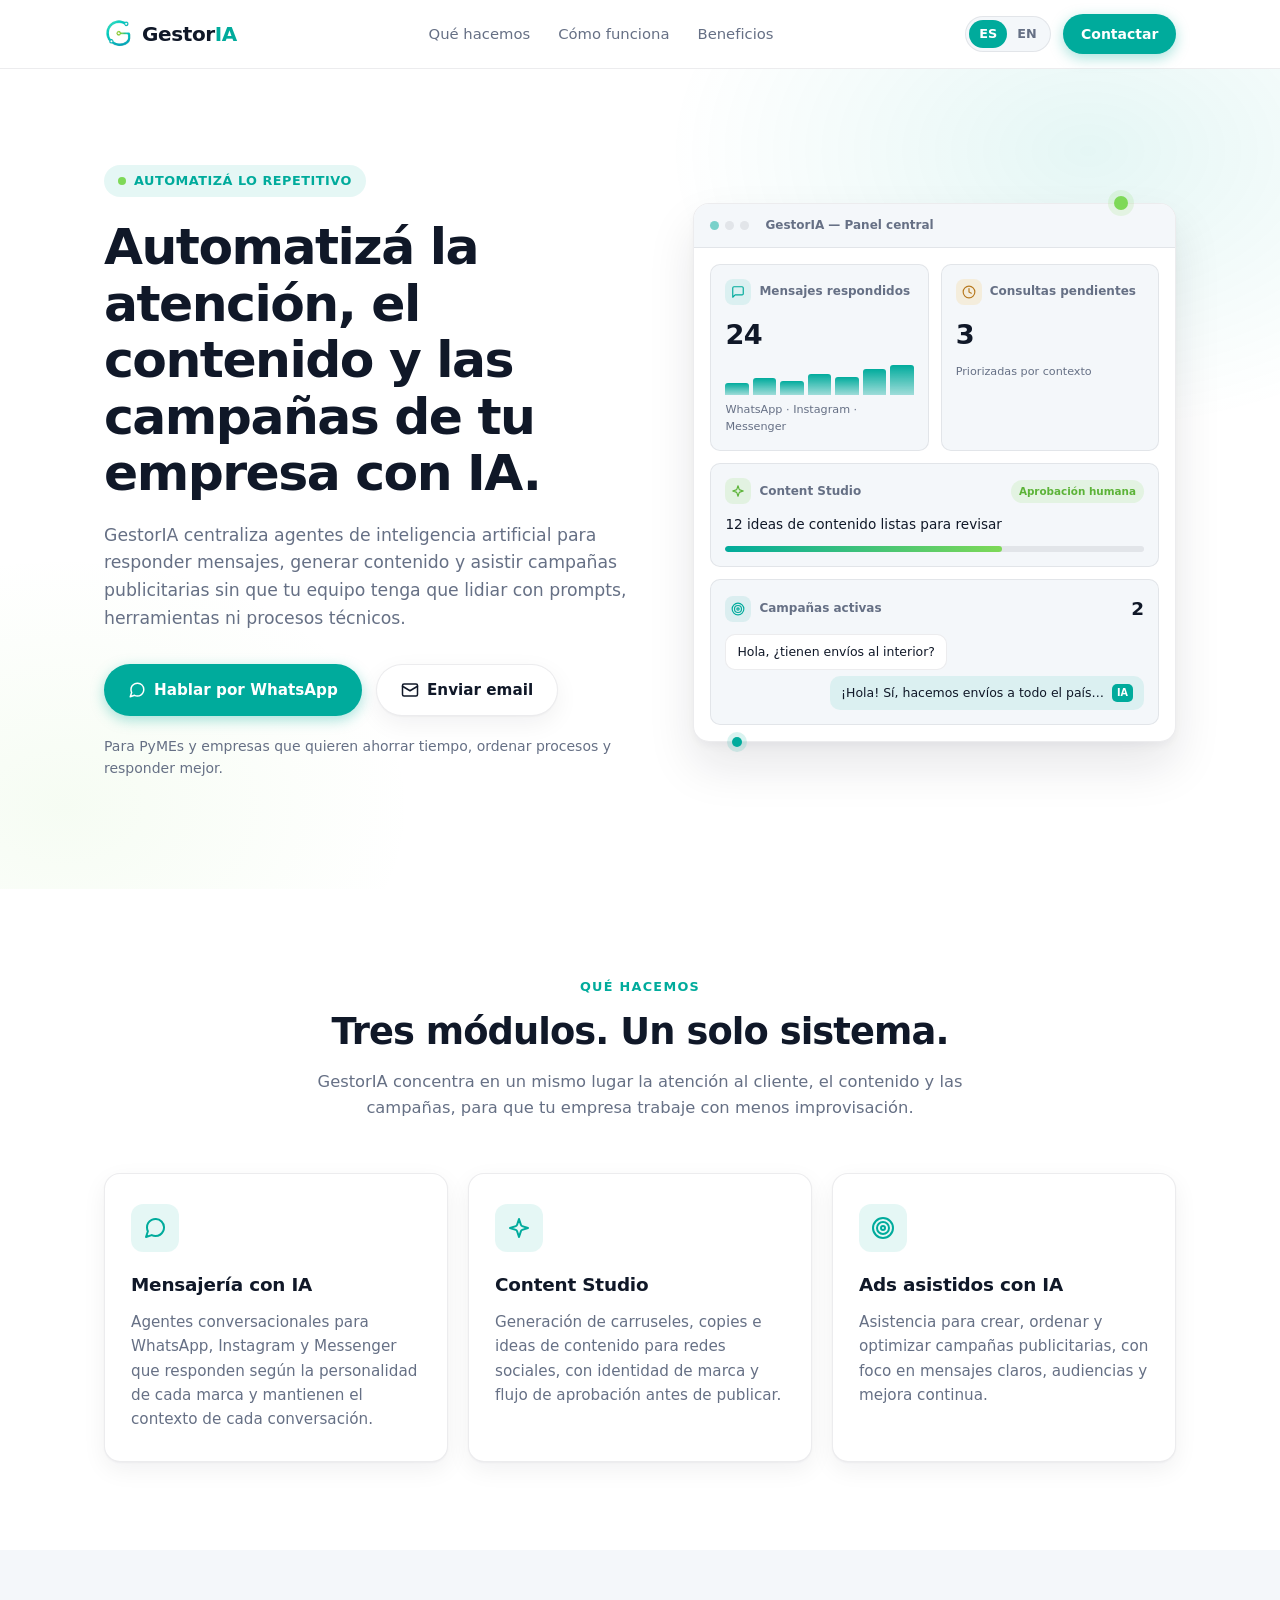
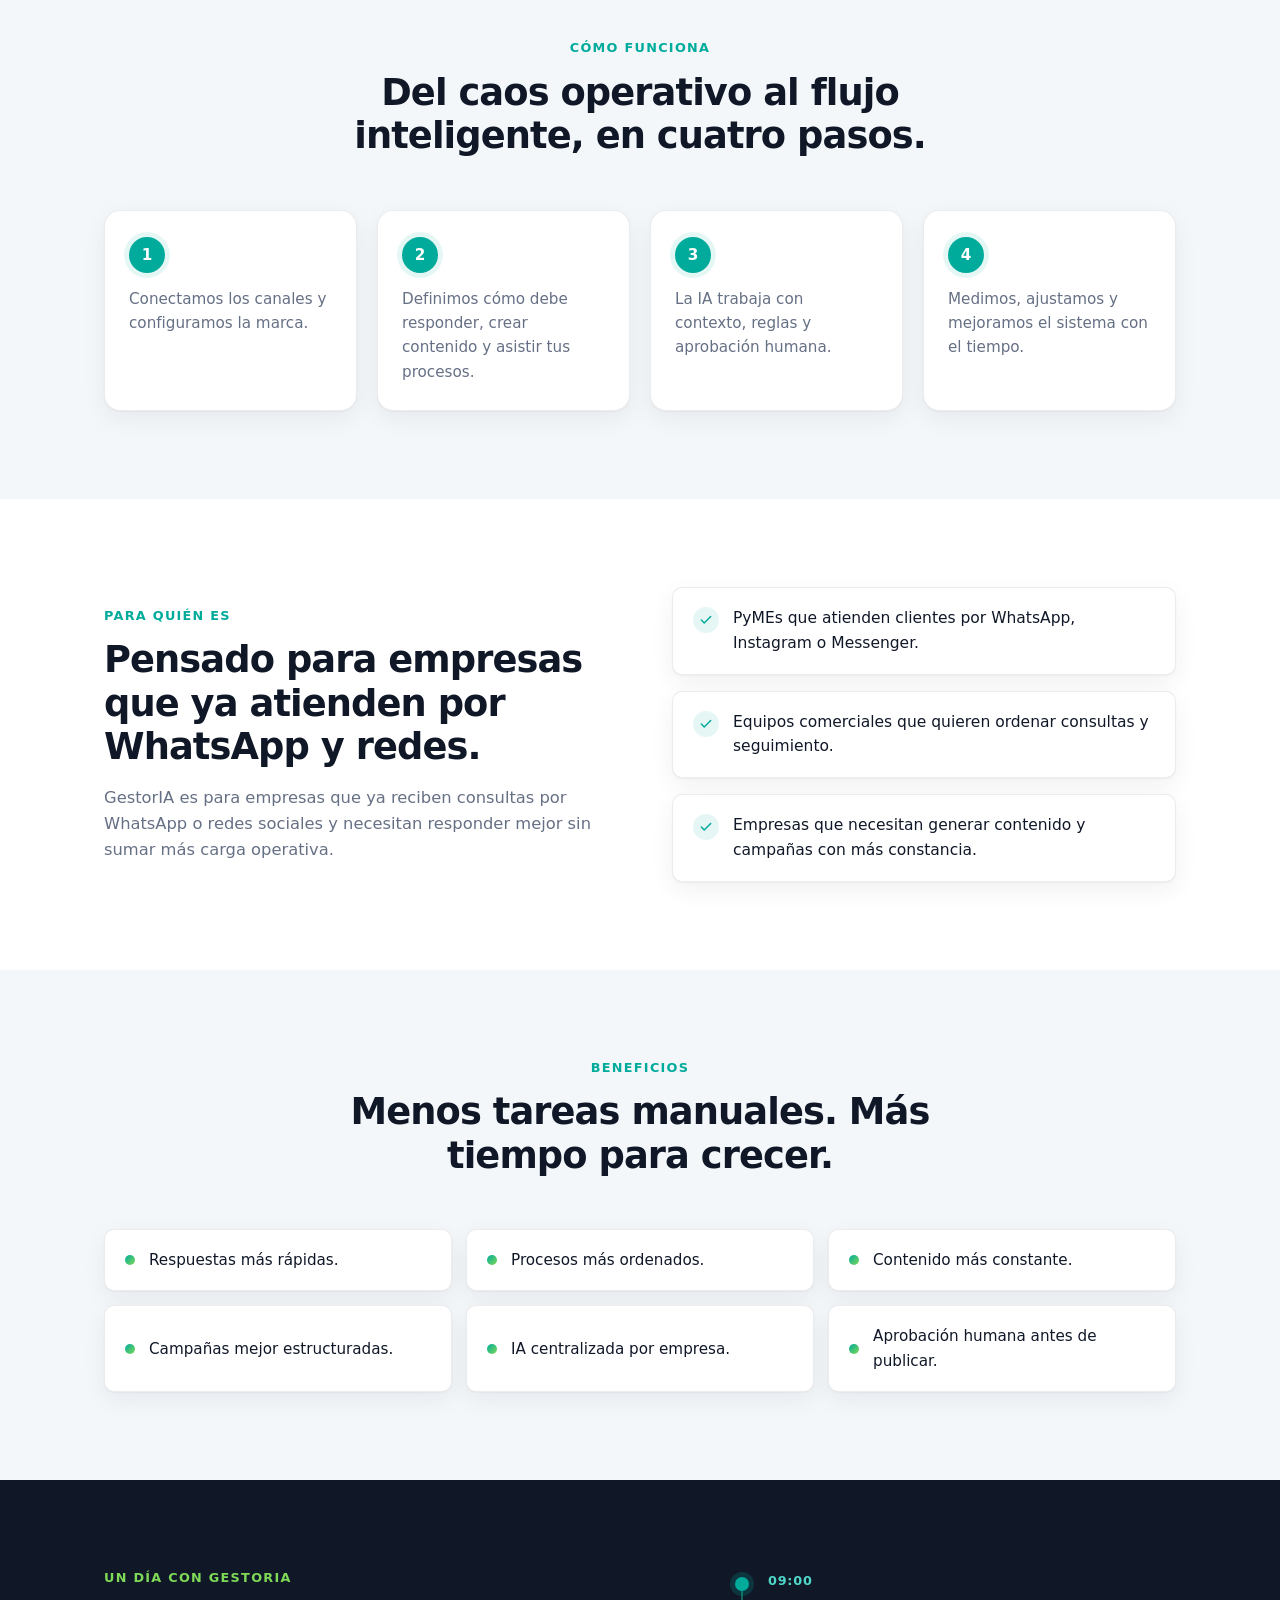
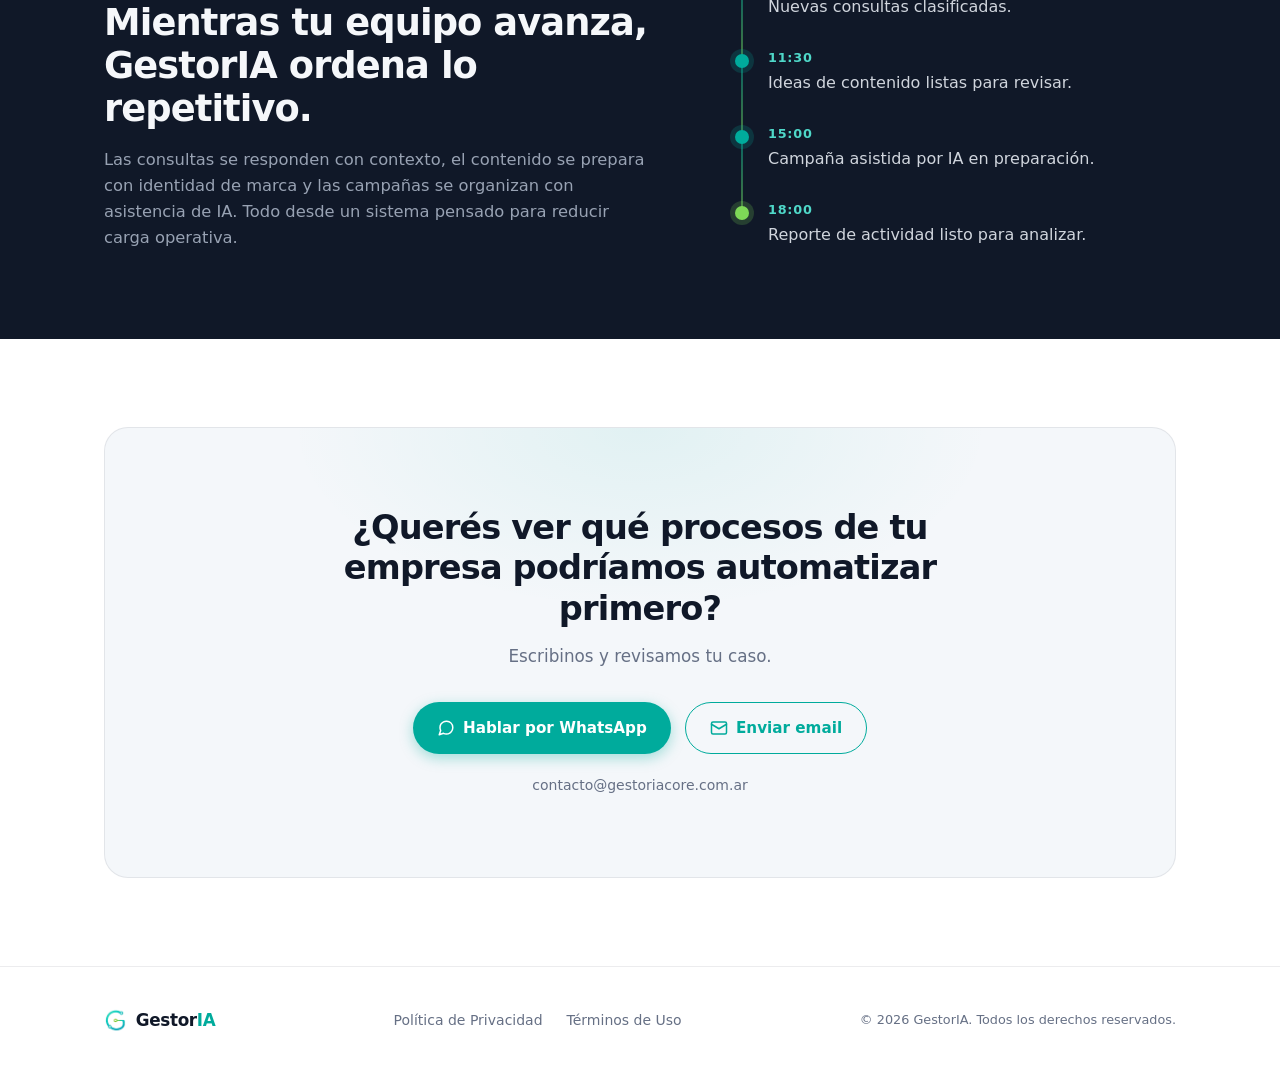
<file: index.html>
<!DOCTYPE html>
<html lang="es">
<head>
  <meta charset="UTF-8">
  <meta name="viewport" content="width=device-width, initial-scale=1.0">
  <meta http-equiv="Content-Security-Policy" content="default-src 'self'; script-src 'self'; style-src 'self' 'unsafe-inline' https://fonts.googleapis.com; font-src 'self' https://fonts.gstatic.com; img-src 'self' data:; connect-src 'self'; frame-ancestors 'none'; base-uri 'self'; form-action 'none'; upgrade-insecure-requests;">
  <title>GestorIA — Automatización e IA para empresas</title>
  <meta name="description" content="GestorIA centraliza agentes de inteligencia artificial para responder mensajes, generar contenido y asistir campañas publicitarias de tu empresa.">
  <meta name="color-scheme" content="light dark">
  <meta name="theme-color" content="#FFFFFF" media="(prefers-color-scheme: light)">
  <meta name="theme-color" content="#101828" media="(prefers-color-scheme: dark)">
  <meta property="og:title" content="GestorIA — Automatización e IA para empresas">
  <meta property="og:description" content="Automatizá la atención, el contenido y las campañas de tu empresa con IA.">
  <meta property="og:type" content="website">
  <link rel="icon" type="image/png" href="assets/logo-gestoria.png">
  <link rel="preconnect" href="https://fonts.googleapis.com">
  <link rel="preconnect" href="https://fonts.gstatic.com" crossorigin>
  <link rel="stylesheet" href="https://fonts.googleapis.com/css2?family=Inter:wght@400;500;600;700;800&display=swap">
  <link rel="stylesheet" href="assets/styles.css">
</head>
<body>

  <!-- ============ HEADER ============ -->
  <header class="site-header">
    <div class="container header-inner">
      <a href="#" class="brand" aria-label="GestorIA — inicio">
        <img src="assets/logo-gestoria.png" alt="" class="brand-mark" width="28" height="36">
        <span class="brand-name">Gestor<span class="brand-accent">IA</span></span>
      </a>

      <nav class="main-nav" aria-label="Principal">
        <a href="#que-hacemos" data-i18n="nav.what">Qué hacemos</a>
        <a href="#como-funciona" data-i18n="nav.how">Cómo funciona</a>
        <a href="#beneficios" data-i18n="nav.benefits">Beneficios</a>
      </nav>

      <div class="header-actions">
        <div class="lang-switch" role="group" aria-label="Idioma">
          <button type="button" class="lang-btn is-active" data-lang="es" aria-pressed="true">ES</button>
          <button type="button" class="lang-btn" data-lang="en" aria-pressed="false">EN</button>
        </div>
        <a class="btn btn-primary btn-sm" target="_blank" rel="noopener noreferrer"
           href="https://wa.me/5493624182059?text=Hola%20GestorIA%2C%20quiero%20automatizar%20procesos%20de%20mi%20empresa."
           data-i18n="header.cta">Contactar</a>
      </div>
    </div>
  </header>

  <main>
    <!-- ============ HERO ============ -->
    <section class="hero">
      <div class="hero-bg" aria-hidden="true"></div>
      <div class="container hero-grid">
        <div class="hero-copy">
          <p class="hero-badge">
            <span class="badge-dot" aria-hidden="true"></span>
            <span data-i18n="hero.badge">Automatizá lo repetitivo</span>
          </p>
          <h1 data-i18n="hero.title">Automatizá la atención, el contenido y las campañas de tu empresa con IA.</h1>
          <p class="hero-subtitle" data-i18n="hero.subtitle">GestorIA centraliza agentes de inteligencia artificial para responder mensajes, generar contenido y asistir campañas publicitarias sin que tu equipo tenga que lidiar con prompts, herramientas ni procesos técnicos.</p>
          <div class="hero-ctas">
            <a class="btn btn-primary" target="_blank" rel="noopener noreferrer"
               href="https://wa.me/5493624182059?text=Hola%20GestorIA%2C%20quiero%20automatizar%20procesos%20de%20mi%20empresa.">
              <svg class="btn-icon" viewBox="0 0 24 24" fill="none" stroke="currentColor" stroke-width="2" stroke-linecap="round" stroke-linejoin="round" aria-hidden="true"><path d="M21 11.5a8.38 8.38 0 0 1-.9 3.8 8.5 8.5 0 0 1-7.6 4.7 8.38 8.38 0 0 1-3.8-.9L3 21l1.9-5.7a8.38 8.38 0 0 1-.9-3.8 8.5 8.5 0 0 1 4.7-7.6 8.38 8.38 0 0 1 3.8-.9h.5a8.48 8.48 0 0 1 8 8v.5z"/></svg>
              <span data-i18n="hero.ctaWa">Hablar por WhatsApp</span>
            </a>
            <a class="btn btn-secondary" href="mailto:contacto@gestoriacore.com.ar">
              <svg class="btn-icon" viewBox="0 0 24 24" fill="none" stroke="currentColor" stroke-width="2" stroke-linecap="round" stroke-linejoin="round" aria-hidden="true"><rect x="2" y="4" width="20" height="16" rx="2"/><path d="m22 7-10 6L2 7"/></svg>
              <span data-i18n="hero.ctaEmail">Enviar email</span>
            </a>
          </div>
          <p class="hero-micro" data-i18n="hero.micro">Para PyMEs y empresas que quieren ahorrar tiempo, ordenar procesos y responder mejor.</p>
        </div>

        <!-- Mockup original tipo dashboard -->
        <div class="hero-visual" aria-hidden="true">
          <div class="dashboard">
            <div class="dash-topbar">
              <span class="dash-dot"></span><span class="dash-dot"></span><span class="dash-dot"></span>
              <span class="dash-title" data-i18n="dash.title">GestorIA — Panel central</span>
            </div>
            <div class="dash-grid">
              <div class="dash-card">
                <div class="dash-card-head">
                  <span class="dash-icon dash-icon-teal">
                    <svg viewBox="0 0 24 24" fill="none" stroke="currentColor" stroke-width="2" stroke-linecap="round" stroke-linejoin="round"><path d="M21 15a2 2 0 0 1-2 2H7l-4 4V5a2 2 0 0 1 2-2h14a2 2 0 0 1 2 2z"/></svg>
                  </span>
                  <span class="dash-label" data-i18n="dash.messages">Mensajes respondidos</span>
                </div>
                <p class="dash-value">24</p>
                <div class="dash-bars">
                  <span></span><span></span><span></span><span></span><span></span><span></span><span></span>
                </div>
                <p class="dash-hint" data-i18n="dash.messagesHint">WhatsApp · Instagram · Messenger</p>
              </div>

              <div class="dash-card">
                <div class="dash-card-head">
                  <span class="dash-icon dash-icon-amber">
                    <svg viewBox="0 0 24 24" fill="none" stroke="currentColor" stroke-width="2" stroke-linecap="round" stroke-linejoin="round"><circle cx="12" cy="12" r="10"/><path d="M12 6v6l4 2"/></svg>
                  </span>
                  <span class="dash-label" data-i18n="dash.pending">Consultas pendientes</span>
                </div>
                <p class="dash-value">3</p>
                <p class="dash-hint" data-i18n="dash.pendingHint">Priorizadas por contexto</p>
              </div>

              <div class="dash-card dash-card-wide">
                <div class="dash-card-head">
                  <span class="dash-icon dash-icon-lime">
                    <svg viewBox="0 0 24 24" fill="none" stroke="currentColor" stroke-width="2" stroke-linecap="round" stroke-linejoin="round"><path d="M12 3l1.9 5.8a2 2 0 0 0 1.3 1.3L21 12l-5.8 1.9a2 2 0 0 0-1.3 1.3L12 21l-1.9-5.8a2 2 0 0 0-1.3-1.3L3 12l5.8-1.9a2 2 0 0 0 1.3-1.3z"/></svg>
                  </span>
                  <span class="dash-label">Content Studio</span>
                  <span class="dash-badge" data-i18n="dash.approval">Aprobación humana</span>
                </div>
                <p class="dash-line" data-i18n="dash.contentHint">12 ideas de contenido listas para revisar</p>
                <div class="dash-progress"><span></span></div>
              </div>

              <div class="dash-card dash-card-wide">
                <div class="dash-card-head">
                  <span class="dash-icon dash-icon-teal">
                    <svg viewBox="0 0 24 24" fill="none" stroke="currentColor" stroke-width="2" stroke-linecap="round" stroke-linejoin="round"><circle cx="12" cy="12" r="10"/><circle cx="12" cy="12" r="6"/><circle cx="12" cy="12" r="2"/></svg>
                  </span>
                  <span class="dash-label" data-i18n="dash.campaigns">Campañas activas</span>
                  <span class="dash-value-inline">2</span>
                </div>
                <div class="dash-chat">
                  <p class="chat-in" data-i18n="dash.chatIn">Hola, ¿tienen envíos al interior?</p>
                  <p class="chat-out"><span data-i18n="dash.chatOut">¡Hola! Sí, hacemos envíos a todo el país…</span> <span class="chat-tag">IA</span></p>
                </div>
              </div>
            </div>
          </div>
          <div class="hero-node hero-node-1"></div>
          <div class="hero-node hero-node-2"></div>
        </div>
      </div>
    </section>

    <!-- ============ QUÉ HACEMOS ============ -->
    <section class="section" id="que-hacemos">
      <div class="container">
        <div class="section-head reveal">
          <p class="eyebrow" data-i18n="what.eyebrow">Qué hacemos</p>
          <h2 data-i18n="what.title">Tres módulos. Un solo sistema.</h2>
          <p class="section-lead" data-i18n="what.lead">GestorIA concentra en un mismo lugar la atención al cliente, el contenido y las campañas, para que tu empresa trabaje con menos improvisación.</p>
        </div>
        <div class="cards-3">
          <article class="card reveal">
            <span class="card-icon">
              <svg viewBox="0 0 24 24" fill="none" stroke="currentColor" stroke-width="2" stroke-linecap="round" stroke-linejoin="round" aria-hidden="true"><path d="M21 11.5a8.38 8.38 0 0 1-.9 3.8 8.5 8.5 0 0 1-7.6 4.7 8.38 8.38 0 0 1-3.8-.9L3 21l1.9-5.7a8.38 8.38 0 0 1-.9-3.8 8.5 8.5 0 0 1 4.7-7.6 8.38 8.38 0 0 1 3.8-.9h.5a8.48 8.48 0 0 1 8 8v.5z"/></svg>
            </span>
            <h3 data-i18n="what.p1Title">Mensajería con IA</h3>
            <p data-i18n="what.p1Text">Agentes conversacionales para WhatsApp, Instagram y Messenger que responden según la personalidad de cada marca y mantienen el contexto de cada conversación.</p>
          </article>
          <article class="card reveal">
            <span class="card-icon">
              <svg viewBox="0 0 24 24" fill="none" stroke="currentColor" stroke-width="2" stroke-linecap="round" stroke-linejoin="round" aria-hidden="true"><path d="M12 3l1.9 5.8a2 2 0 0 0 1.3 1.3L21 12l-5.8 1.9a2 2 0 0 0-1.3 1.3L12 21l-1.9-5.8a2 2 0 0 0-1.3-1.3L3 12l5.8-1.9a2 2 0 0 0 1.3-1.3z"/></svg>
            </span>
            <h3>Content Studio</h3>
            <p data-i18n="what.p2Text">Generación de carruseles, copies e ideas de contenido para redes sociales, con identidad de marca y flujo de aprobación antes de publicar.</p>
          </article>
          <article class="card reveal">
            <span class="card-icon">
              <svg viewBox="0 0 24 24" fill="none" stroke="currentColor" stroke-width="2" stroke-linecap="round" stroke-linejoin="round" aria-hidden="true"><circle cx="12" cy="12" r="10"/><circle cx="12" cy="12" r="6"/><circle cx="12" cy="12" r="2"/></svg>
            </span>
            <h3 data-i18n="what.p3Title">Ads asistidos con IA</h3>
            <p data-i18n="what.p3Text">Asistencia para crear, ordenar y optimizar campañas publicitarias, con foco en mensajes claros, audiencias y mejora continua.</p>
          </article>
        </div>
      </div>
    </section>

    <!-- ============ CÓMO FUNCIONA ============ -->
    <section class="section section-alt" id="como-funciona">
      <div class="container">
        <div class="section-head reveal">
          <p class="eyebrow" data-i18n="how.eyebrow">Cómo funciona</p>
          <h2 data-i18n="how.title">Del caos operativo al flujo inteligente, en cuatro pasos.</h2>
        </div>
        <ol class="steps">
          <li class="step reveal">
            <span class="step-num">1</span>
            <p data-i18n="how.s1">Conectamos los canales y configuramos la marca.</p>
          </li>
          <li class="step reveal">
            <span class="step-num">2</span>
            <p data-i18n="how.s2">Definimos cómo debe responder, crear contenido y asistir tus procesos.</p>
          </li>
          <li class="step reveal">
            <span class="step-num">3</span>
            <p data-i18n="how.s3">La IA trabaja con contexto, reglas y aprobación humana.</p>
          </li>
          <li class="step reveal">
            <span class="step-num">4</span>
            <p data-i18n="how.s4">Medimos, ajustamos y mejoramos el sistema con el tiempo.</p>
          </li>
        </ol>
      </div>
    </section>

    <!-- ============ PARA QUIÉN ES ============ -->
    <section class="section" id="para-quien">
      <div class="container who-grid">
        <div class="section-head section-head-left reveal">
          <p class="eyebrow" data-i18n="who.eyebrow">Para quién es</p>
          <h2 data-i18n="who.title">Pensado para empresas que ya atienden por WhatsApp y redes.</h2>
          <p class="section-lead-left" data-i18n="who.lead">GestorIA es para empresas que ya reciben consultas por WhatsApp o redes sociales y necesitan responder mejor sin sumar más carga operativa.</p>
        </div>
        <ul class="check-list reveal">
          <li>
            <span class="check-icon" aria-hidden="true">
              <svg viewBox="0 0 24 24" fill="none" stroke="currentColor" stroke-width="2.5" stroke-linecap="round" stroke-linejoin="round"><path d="M20 6 9 17l-5-5"/></svg>
            </span>
            <span data-i18n="who.b1">PyMEs que atienden clientes por WhatsApp, Instagram o Messenger.</span>
          </li>
          <li>
            <span class="check-icon" aria-hidden="true">
              <svg viewBox="0 0 24 24" fill="none" stroke="currentColor" stroke-width="2.5" stroke-linecap="round" stroke-linejoin="round"><path d="M20 6 9 17l-5-5"/></svg>
            </span>
            <span data-i18n="who.b2">Equipos comerciales que quieren ordenar consultas y seguimiento.</span>
          </li>
          <li>
            <span class="check-icon" aria-hidden="true">
              <svg viewBox="0 0 24 24" fill="none" stroke="currentColor" stroke-width="2.5" stroke-linecap="round" stroke-linejoin="round"><path d="M20 6 9 17l-5-5"/></svg>
            </span>
            <span data-i18n="who.b3">Empresas que necesitan generar contenido y campañas con más constancia.</span>
          </li>
        </ul>
      </div>
    </section>

    <!-- ============ BENEFICIOS ============ -->
    <section class="section section-alt" id="beneficios">
      <div class="container">
        <div class="section-head reveal">
          <p class="eyebrow" data-i18n="ben.eyebrow">Beneficios</p>
          <h2 data-i18n="ben.title">Menos tareas manuales. Más tiempo para crecer.</h2>
        </div>
        <div class="benefits-grid">
          <div class="benefit reveal"><span class="benefit-dot"></span><p data-i18n="ben.b1">Respuestas más rápidas.</p></div>
          <div class="benefit reveal"><span class="benefit-dot"></span><p data-i18n="ben.b2">Procesos más ordenados.</p></div>
          <div class="benefit reveal"><span class="benefit-dot"></span><p data-i18n="ben.b3">Contenido más constante.</p></div>
          <div class="benefit reveal"><span class="benefit-dot"></span><p data-i18n="ben.b4">Campañas mejor estructuradas.</p></div>
          <div class="benefit reveal"><span class="benefit-dot"></span><p data-i18n="ben.b5">IA centralizada por empresa.</p></div>
          <div class="benefit reveal"><span class="benefit-dot"></span><p data-i18n="ben.b6">Aprobación humana antes de publicar.</p></div>
        </div>
      </div>
    </section>

    <!-- ============ UN DÍA CON GESTORIA ============ -->
    <section class="section section-dark" id="un-dia">
      <div class="container day-grid">
        <div class="section-head section-head-left reveal">
          <p class="eyebrow eyebrow-light" data-i18n="day.eyebrow">Un día con GestorIA</p>
          <h2 data-i18n="day.title">Mientras tu equipo avanza, GestorIA ordena lo repetitivo.</h2>
          <p class="section-lead-left" data-i18n="day.text">Las consultas se responden con contexto, el contenido se prepara con identidad de marca y las campañas se organizan con asistencia de IA. Todo desde un sistema pensado para reducir carga operativa.</p>
        </div>
        <ol class="timeline reveal">
          <li class="timeline-item">
            <span class="timeline-node" aria-hidden="true"></span>
            <span class="timeline-time">09:00</span>
            <p data-i18n="day.t1">Nuevas consultas clasificadas.</p>
          </li>
          <li class="timeline-item">
            <span class="timeline-node" aria-hidden="true"></span>
            <span class="timeline-time">11:30</span>
            <p data-i18n="day.t2">Ideas de contenido listas para revisar.</p>
          </li>
          <li class="timeline-item">
            <span class="timeline-node" aria-hidden="true"></span>
            <span class="timeline-time">15:00</span>
            <p data-i18n="day.t3">Campaña asistida por IA en preparación.</p>
          </li>
          <li class="timeline-item">
            <span class="timeline-node timeline-node-lime" aria-hidden="true"></span>
            <span class="timeline-time">18:00</span>
            <p data-i18n="day.t4">Reporte de actividad listo para analizar.</p>
          </li>
        </ol>
      </div>
    </section>

    <!-- ============ CONTACTO ============ -->
    <section class="section" id="contacto">
      <div class="container">
        <div class="contact-card reveal">
          <h2 data-i18n="contact.title">¿Querés ver qué procesos de tu empresa podríamos automatizar primero?</h2>
          <p class="contact-text" data-i18n="contact.text">Escribinos y revisamos tu caso.</p>
          <div class="hero-ctas contact-ctas">
            <a class="btn btn-primary" target="_blank" rel="noopener noreferrer"
               href="https://wa.me/5493624182059?text=Hola%20GestorIA%2C%20quiero%20automatizar%20procesos%20de%20mi%20empresa.">
              <svg class="btn-icon" viewBox="0 0 24 24" fill="none" stroke="currentColor" stroke-width="2" stroke-linecap="round" stroke-linejoin="round" aria-hidden="true"><path d="M21 11.5a8.38 8.38 0 0 1-.9 3.8 8.5 8.5 0 0 1-7.6 4.7 8.38 8.38 0 0 1-3.8-.9L3 21l1.9-5.7a8.38 8.38 0 0 1-.9-3.8 8.5 8.5 0 0 1 4.7-7.6 8.38 8.38 0 0 1 3.8-.9h.5a8.48 8.48 0 0 1 8 8v.5z"/></svg>
              <span data-i18n="contact.wa">Hablar por WhatsApp</span>
            </a>
            <a class="btn btn-outline" href="mailto:contacto@gestoriacore.com.ar">
              <svg class="btn-icon" viewBox="0 0 24 24" fill="none" stroke="currentColor" stroke-width="2" stroke-linecap="round" stroke-linejoin="round" aria-hidden="true"><rect x="2" y="4" width="20" height="16" rx="2"/><path d="m22 7-10 6L2 7"/></svg>
              <span data-i18n="contact.email">Enviar email</span>
            </a>
          </div>
          <p class="contact-mail">contacto@gestoriacore.com.ar</p>
        </div>
      </div>
    </section>
  </main>

  <!-- ============ FOOTER ============ -->
  <footer class="site-footer">
    <div class="container footer-inner">
      <a href="#" class="brand brand-footer" aria-label="GestorIA — inicio">
        <img src="assets/logo-gestoria.png" alt="" class="brand-mark" width="22" height="28">
        <span class="brand-name">Gestor<span class="brand-accent">IA</span></span>
      </a>
      <nav class="footer-links" aria-label="Legal">
        <a href="privacidad/" data-i18n="footer.privacy" data-href-es="privacidad/" data-href-en="privacy/">Política de Privacidad</a>
        <a href="terminos/" data-i18n="footer.terms" data-href-es="terminos/" data-href-en="terms/">Términos de Uso</a>
      </nav>
      <p class="footer-copy">© <span id="year">2026</span> GestorIA. <span data-i18n="footer.rights">Todos los derechos reservados.</span></p>
    </div>
  </footer>

  <script src="assets/script.js"></script>
</body>
</html>
</file>
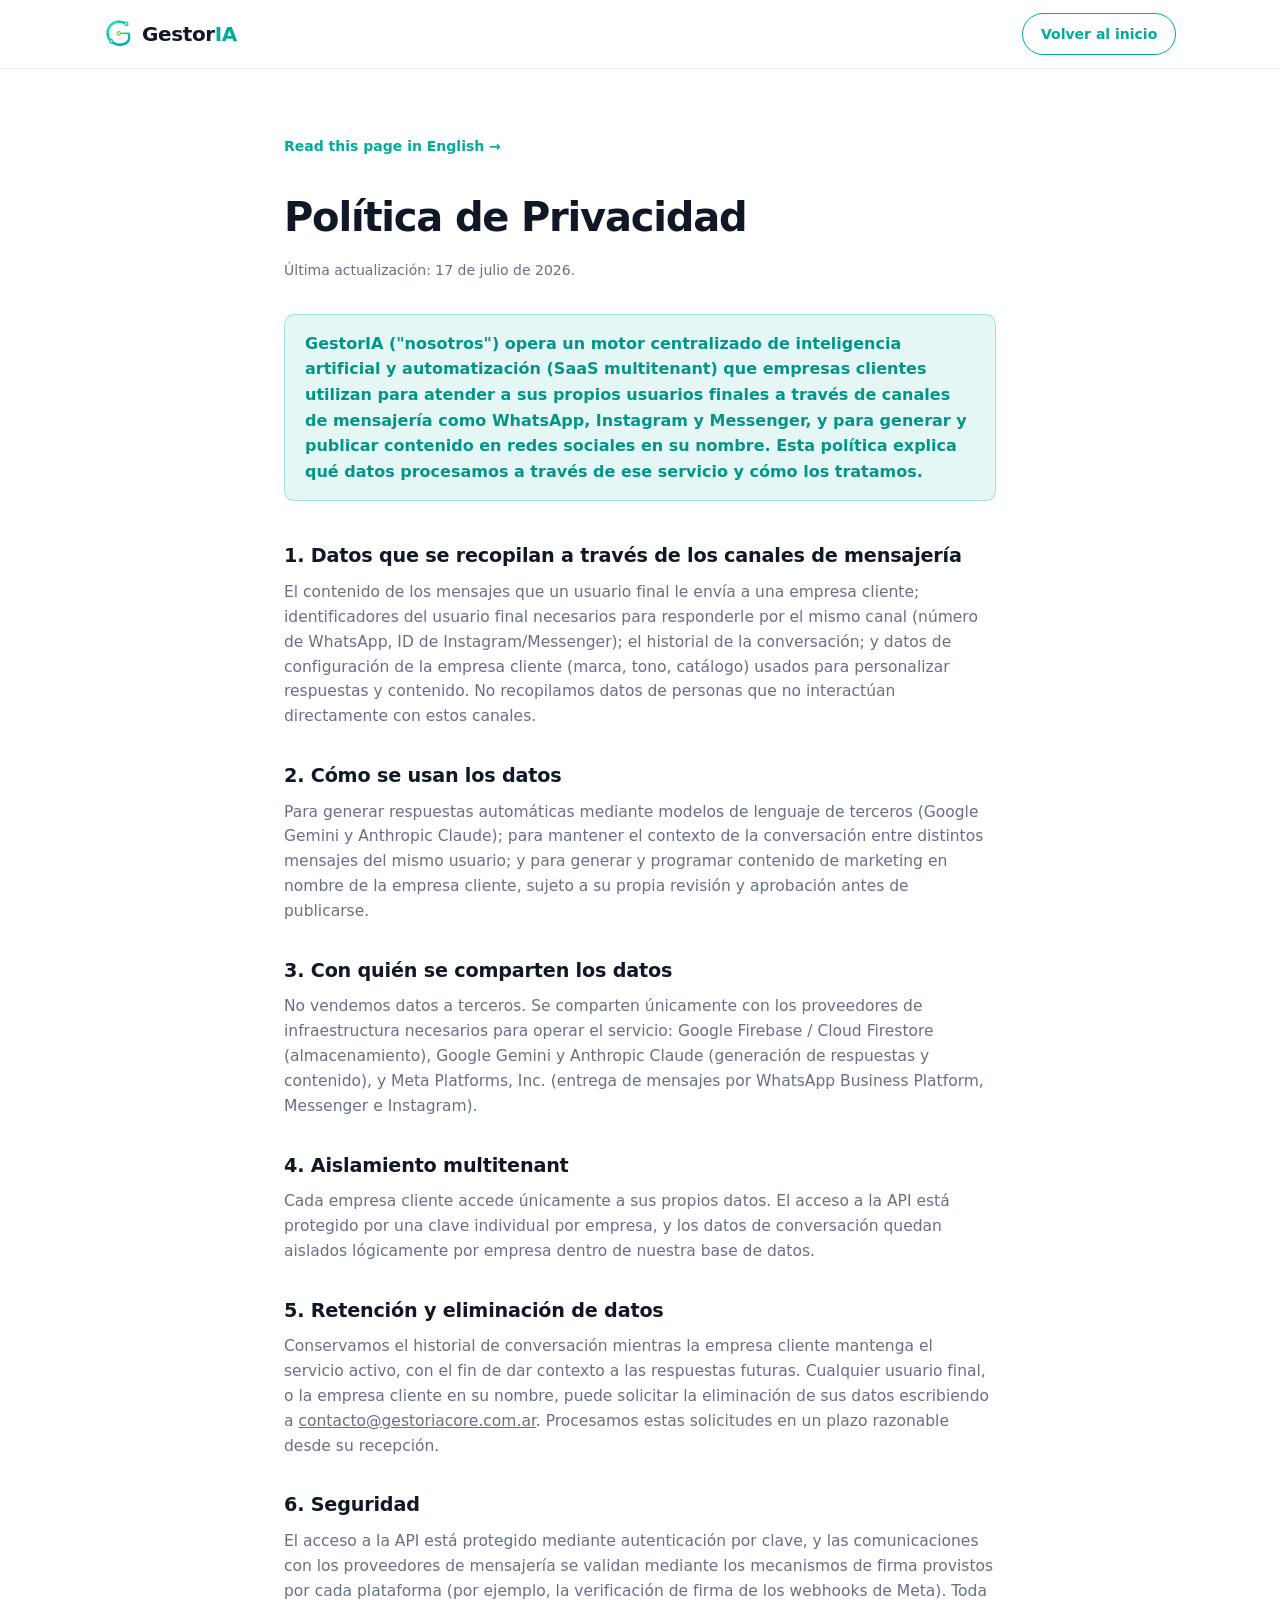
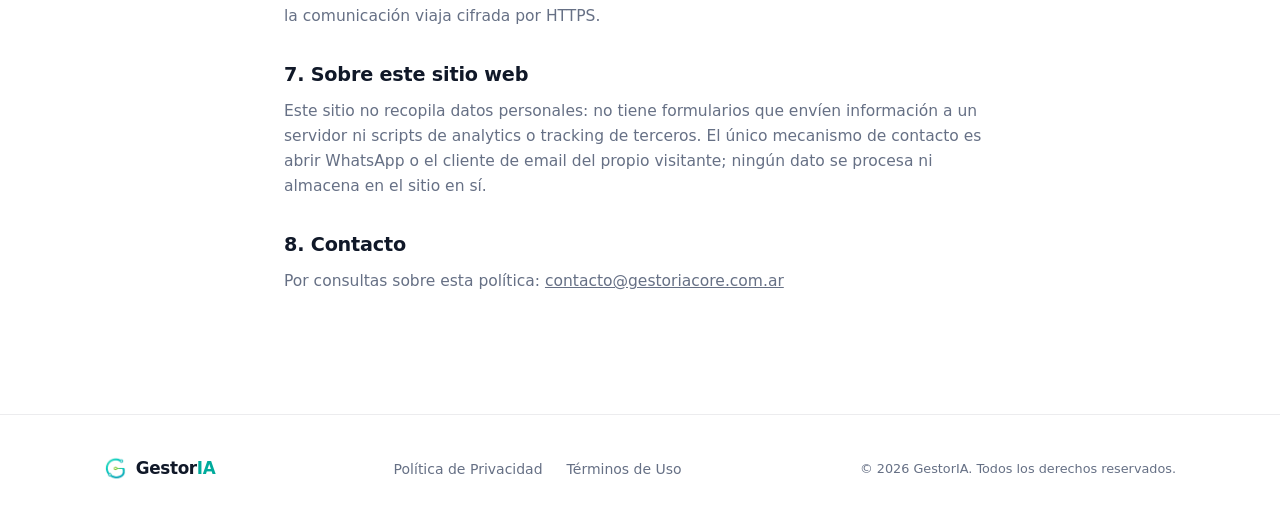
<file: privacidad/index.html>
<!DOCTYPE html>
<html lang="es">
<head>
  <meta charset="UTF-8">
  <meta name="viewport" content="width=device-width, initial-scale=1.0">
  <meta http-equiv="Content-Security-Policy" content="default-src 'self'; script-src 'self'; style-src 'self' 'unsafe-inline' https://fonts.googleapis.com; font-src 'self' https://fonts.gstatic.com; img-src 'self' data:; connect-src 'self'; frame-ancestors 'none'; base-uri 'self'; form-action 'none'; upgrade-insecure-requests;">
  <title>Política de Privacidad — GestorIA</title>
  <meta name="description" content="Política de Privacidad de GestorIA.">
  <meta name="color-scheme" content="light dark">
  <link rel="icon" type="image/png" href="../assets/logo-gestoria.png">
  <link rel="preconnect" href="https://fonts.googleapis.com">
  <link rel="preconnect" href="https://fonts.gstatic.com" crossorigin>
  <link rel="stylesheet" href="https://fonts.googleapis.com/css2?family=Inter:wght@400;500;600;700;800&display=swap">
  <link rel="stylesheet" href="../assets/styles.css">
</head>
<body>
  <header class="site-header">
    <div class="container header-inner">
      <a href="../" class="brand" aria-label="GestorIA — inicio">
        <img src="../assets/logo-gestoria.png" alt="" class="brand-mark" width="28" height="36">
        <span class="brand-name">Gestor<span class="brand-accent">IA</span></span>
      </a>
      <div class="header-actions">
        <a class="btn btn-outline btn-sm" href="../">Volver al inicio</a>
      </div>
    </div>
  </header>

  <main class="legal-main">
    <div class="container">
      <a class="legal-lang-link" href="../privacy/">Read this page in English →</a>
      <h1>Política de Privacidad</h1>
      <p class="legal-updated">Última actualización: 17 de julio de 2026.</p>

      <p class="legal-notice">
        GestorIA ("nosotros") opera un motor centralizado de inteligencia artificial y automatización
        (SaaS multitenant) que empresas clientes utilizan para atender a sus propios usuarios finales
        a través de canales de mensajería como WhatsApp, Instagram y Messenger, y para generar y
        publicar contenido en redes sociales en su nombre. Esta política explica qué datos procesamos
        a través de ese servicio y cómo los tratamos.
      </p>

      <section class="legal-section">
        <h2>1. Datos que se recopilan a través de los canales de mensajería</h2>
        <p>
          El contenido de los mensajes que un usuario final le envía a una empresa cliente; identificadores
          del usuario final necesarios para responderle por el mismo canal (número de WhatsApp, ID de
          Instagram/Messenger); el historial de la conversación; y datos de configuración de la empresa
          cliente (marca, tono, catálogo) usados para personalizar respuestas y contenido. No recopilamos
          datos de personas que no interactúan directamente con estos canales.
        </p>
      </section>

      <section class="legal-section">
        <h2>2. Cómo se usan los datos</h2>
        <p>
          Para generar respuestas automáticas mediante modelos de lenguaje de terceros (Google Gemini y
          Anthropic Claude); para mantener el contexto de la conversación entre distintos mensajes del
          mismo usuario; y para generar y programar contenido de marketing en nombre de la empresa
          cliente, sujeto a su propia revisión y aprobación antes de publicarse.
        </p>
      </section>

      <section class="legal-section">
        <h2>3. Con quién se comparten los datos</h2>
        <p>
          No vendemos datos a terceros. Se comparten únicamente con los proveedores de infraestructura
          necesarios para operar el servicio: Google Firebase / Cloud Firestore (almacenamiento),
          Google Gemini y Anthropic Claude (generación de respuestas y contenido), y Meta Platforms, Inc.
          (entrega de mensajes por WhatsApp Business Platform, Messenger e Instagram).
        </p>
      </section>

      <section class="legal-section">
        <h2>4. Aislamiento multitenant</h2>
        <p>
          Cada empresa cliente accede únicamente a sus propios datos. El acceso a la API está protegido
          por una clave individual por empresa, y los datos de conversación quedan aislados lógicamente
          por empresa dentro de nuestra base de datos.
        </p>
      </section>

      <section class="legal-section">
        <h2>5. Retención y eliminación de datos</h2>
        <p>
          Conservamos el historial de conversación mientras la empresa cliente mantenga el servicio
          activo, con el fin de dar contexto a las respuestas futuras. Cualquier usuario final, o la
          empresa cliente en su nombre, puede solicitar la eliminación de sus datos escribiendo a
          <a href="mailto:contacto@gestoriacore.com.ar">contacto@gestoriacore.com.ar</a>. Procesamos
          estas solicitudes en un plazo razonable desde su recepción.
        </p>
      </section>

      <section class="legal-section">
        <h2>6. Seguridad</h2>
        <p>
          El acceso a la API está protegido mediante autenticación por clave, y las comunicaciones con
          los proveedores de mensajería se validan mediante los mecanismos de firma provistos por cada
          plataforma (por ejemplo, la verificación de firma de los webhooks de Meta). Toda la comunicación
          viaja cifrada por HTTPS.
        </p>
      </section>

      <section class="legal-section">
        <h2>7. Sobre este sitio web</h2>
        <p>
          Este sitio no recopila datos personales: no tiene formularios que envíen información a un
          servidor ni scripts de analytics o tracking de terceros. El único mecanismo de contacto es
          abrir WhatsApp o el cliente de email del propio visitante; ningún dato se procesa ni almacena
          en el sitio en sí.
        </p>
      </section>

      <section class="legal-section">
        <h2>8. Contacto</h2>
        <p>Por consultas sobre esta política: <a href="mailto:contacto@gestoriacore.com.ar">contacto@gestoriacore.com.ar</a></p>
      </section>
    </div>
  </main>

  <footer class="site-footer">
    <div class="container footer-inner">
      <a href="../" class="brand brand-footer" aria-label="GestorIA — inicio">
        <img src="../assets/logo-gestoria.png" alt="" class="brand-mark" width="22" height="28">
        <span class="brand-name">Gestor<span class="brand-accent">IA</span></span>
      </a>
      <nav class="footer-links" aria-label="Legal">
        <a href="./">Política de Privacidad</a>
        <a href="../terminos/">Términos de Uso</a>
      </nav>
      <p class="footer-copy">© 2026 GestorIA. Todos los derechos reservados.</p>
    </div>
  </footer>
</body>
</html>
</file>
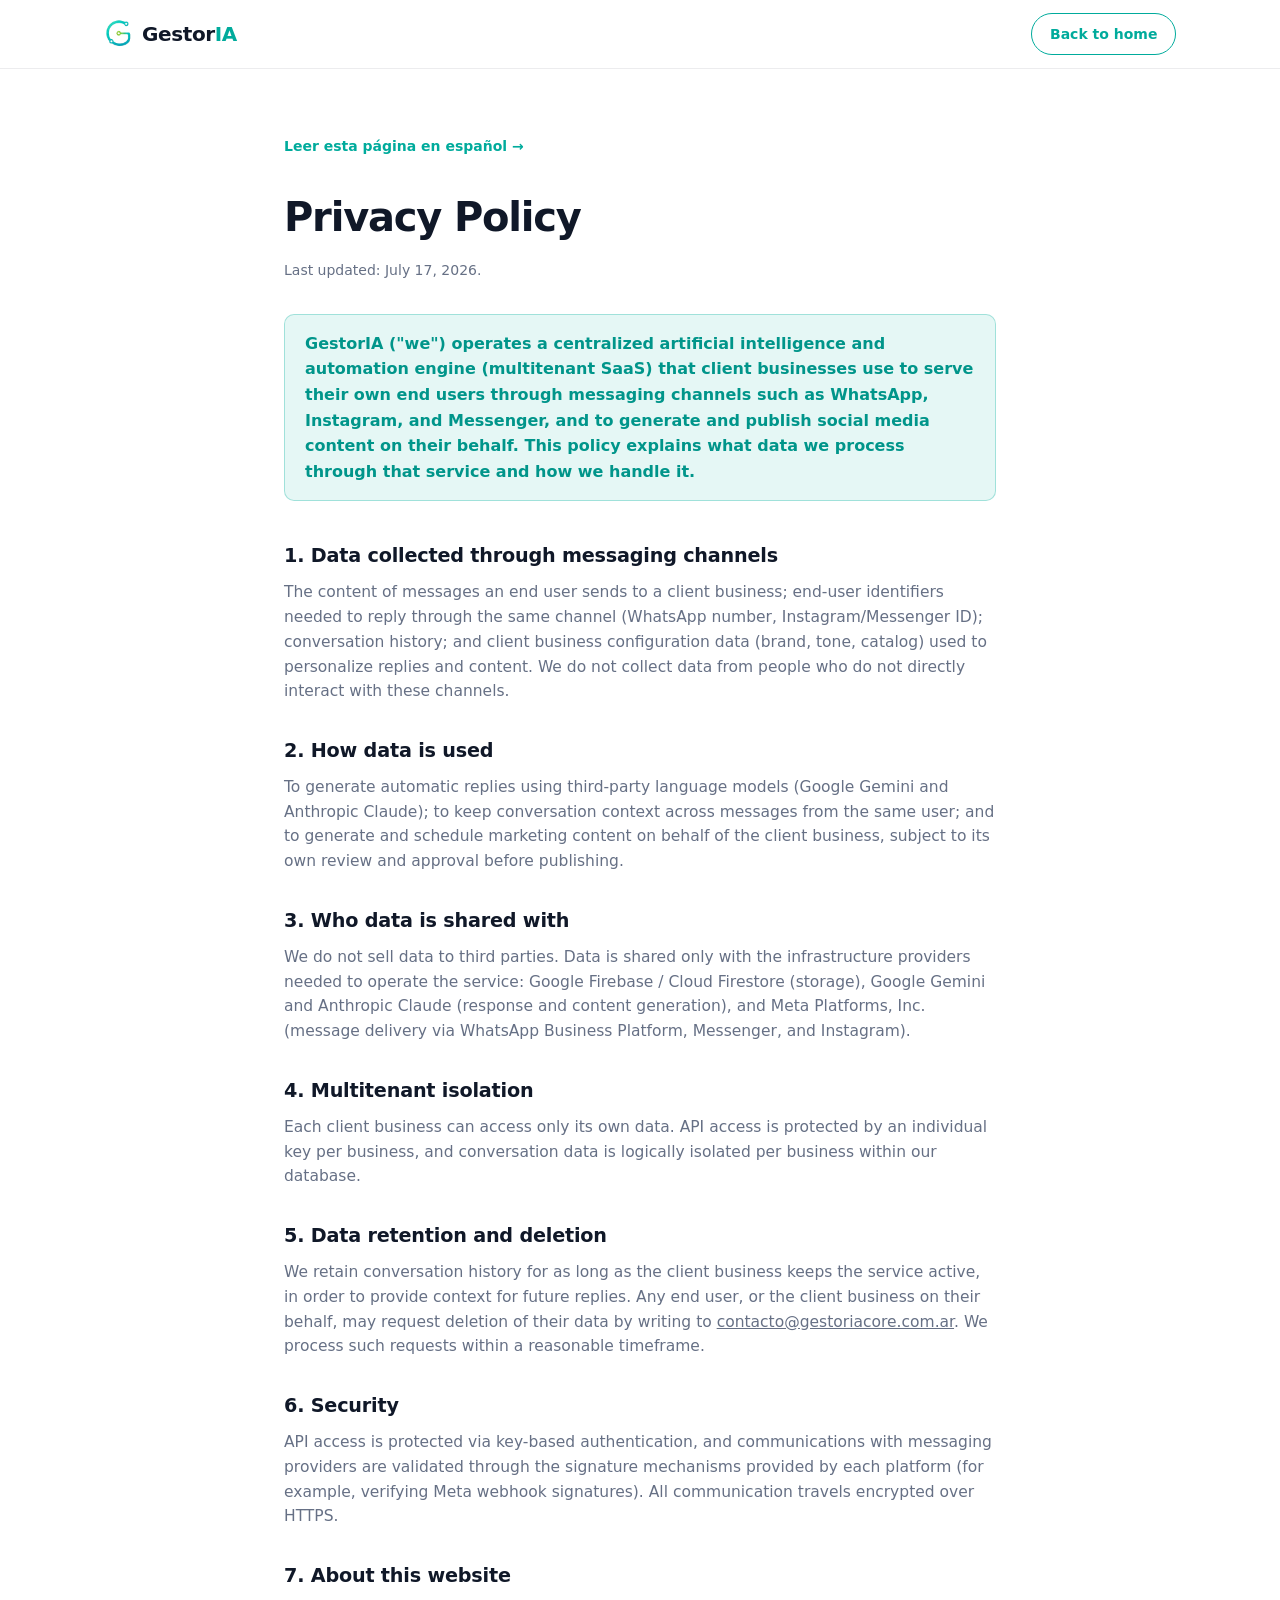
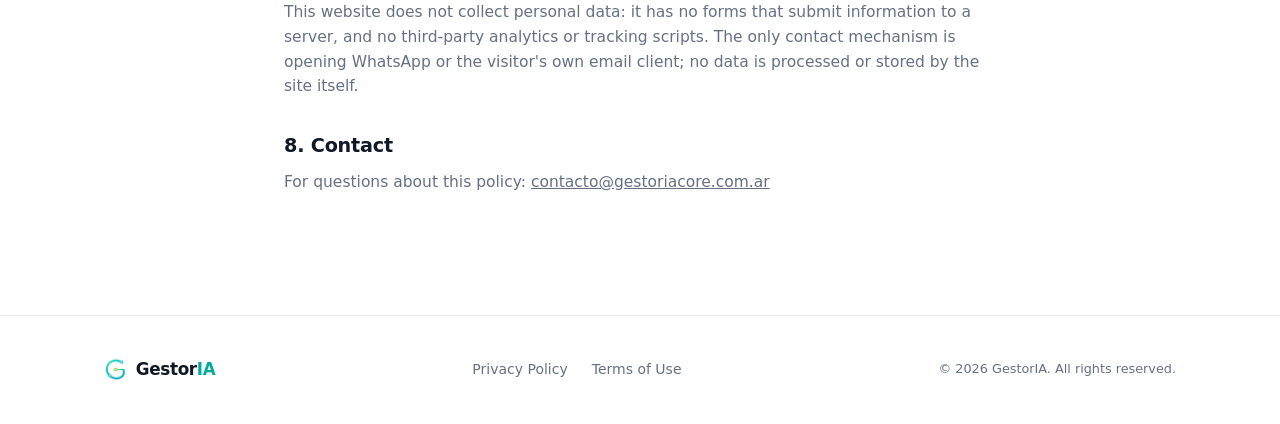
<file: privacy/index.html>
<!DOCTYPE html>
<html lang="en">
<head>
  <meta charset="UTF-8">
  <meta name="viewport" content="width=device-width, initial-scale=1.0">
  <meta http-equiv="Content-Security-Policy" content="default-src 'self'; script-src 'self'; style-src 'self' 'unsafe-inline' https://fonts.googleapis.com; font-src 'self' https://fonts.gstatic.com; img-src 'self' data:; connect-src 'self'; frame-ancestors 'none'; base-uri 'self'; form-action 'none'; upgrade-insecure-requests;">
  <title>Privacy Policy — GestorIA</title>
  <meta name="description" content="GestorIA Privacy Policy.">
  <meta name="color-scheme" content="light dark">
  <link rel="icon" type="image/png" href="../assets/logo-gestoria.png">
  <link rel="preconnect" href="https://fonts.googleapis.com">
  <link rel="preconnect" href="https://fonts.gstatic.com" crossorigin>
  <link rel="stylesheet" href="https://fonts.googleapis.com/css2?family=Inter:wght@400;500;600;700;800&display=swap">
  <link rel="stylesheet" href="../assets/styles.css">
</head>
<body>
  <header class="site-header">
    <div class="container header-inner">
      <a href="../" class="brand" aria-label="GestorIA — home">
        <img src="../assets/logo-gestoria.png" alt="" class="brand-mark" width="28" height="36">
        <span class="brand-name">Gestor<span class="brand-accent">IA</span></span>
      </a>
      <div class="header-actions">
        <a class="btn btn-outline btn-sm" href="../">Back to home</a>
      </div>
    </div>
  </header>

  <main class="legal-main">
    <div class="container">
      <a class="legal-lang-link" href="../privacidad/">Leer esta página en español →</a>
      <h1>Privacy Policy</h1>
      <p class="legal-updated">Last updated: July 17, 2026.</p>

      <p class="legal-notice">
        GestorIA ("we") operates a centralized artificial intelligence and automation engine
        (multitenant SaaS) that client businesses use to serve their own end users through
        messaging channels such as WhatsApp, Instagram, and Messenger, and to generate and
        publish social media content on their behalf. This policy explains what data we process
        through that service and how we handle it.
      </p>

      <section class="legal-section">
        <h2>1. Data collected through messaging channels</h2>
        <p>
          The content of messages an end user sends to a client business; end-user identifiers
          needed to reply through the same channel (WhatsApp number, Instagram/Messenger ID);
          conversation history; and client business configuration data (brand, tone, catalog)
          used to personalize replies and content. We do not collect data from people who do not
          directly interact with these channels.
        </p>
      </section>

      <section class="legal-section">
        <h2>2. How data is used</h2>
        <p>
          To generate automatic replies using third-party language models (Google Gemini and
          Anthropic Claude); to keep conversation context across messages from the same user;
          and to generate and schedule marketing content on behalf of the client business,
          subject to its own review and approval before publishing.
        </p>
      </section>

      <section class="legal-section">
        <h2>3. Who data is shared with</h2>
        <p>
          We do not sell data to third parties. Data is shared only with the infrastructure
          providers needed to operate the service: Google Firebase / Cloud Firestore (storage),
          Google Gemini and Anthropic Claude (response and content generation), and Meta
          Platforms, Inc. (message delivery via WhatsApp Business Platform, Messenger, and
          Instagram).
        </p>
      </section>

      <section class="legal-section">
        <h2>4. Multitenant isolation</h2>
        <p>
          Each client business can access only its own data. API access is protected by an
          individual key per business, and conversation data is logically isolated per business
          within our database.
        </p>
      </section>

      <section class="legal-section">
        <h2>5. Data retention and deletion</h2>
        <p>
          We retain conversation history for as long as the client business keeps the service
          active, in order to provide context for future replies. Any end user, or the client
          business on their behalf, may request deletion of their data by writing to
          <a href="mailto:contacto@gestoriacore.com.ar">contacto@gestoriacore.com.ar</a>. We
          process such requests within a reasonable timeframe.
        </p>
      </section>

      <section class="legal-section">
        <h2>6. Security</h2>
        <p>
          API access is protected via key-based authentication, and communications with
          messaging providers are validated through the signature mechanisms provided by each
          platform (for example, verifying Meta webhook signatures). All communication travels
          encrypted over HTTPS.
        </p>
      </section>

      <section class="legal-section">
        <h2>7. About this website</h2>
        <p>
          This website does not collect personal data: it has no forms that submit information
          to a server, and no third-party analytics or tracking scripts. The only contact
          mechanism is opening WhatsApp or the visitor's own email client; no data is processed
          or stored by the site itself.
        </p>
      </section>

      <section class="legal-section">
        <h2>8. Contact</h2>
        <p>For questions about this policy: <a href="mailto:contacto@gestoriacore.com.ar">contacto@gestoriacore.com.ar</a></p>
      </section>
    </div>
  </main>

  <footer class="site-footer">
    <div class="container footer-inner">
      <a href="../" class="brand brand-footer" aria-label="GestorIA — home">
        <img src="../assets/logo-gestoria.png" alt="" class="brand-mark" width="22" height="28">
        <span class="brand-name">Gestor<span class="brand-accent">IA</span></span>
      </a>
      <nav class="footer-links" aria-label="Legal">
        <a href="./">Privacy Policy</a>
        <a href="../terms/">Terms of Use</a>
      </nav>
      <p class="footer-copy">© 2026 GestorIA. All rights reserved.</p>
    </div>
  </footer>
</body>
</html>
</file>
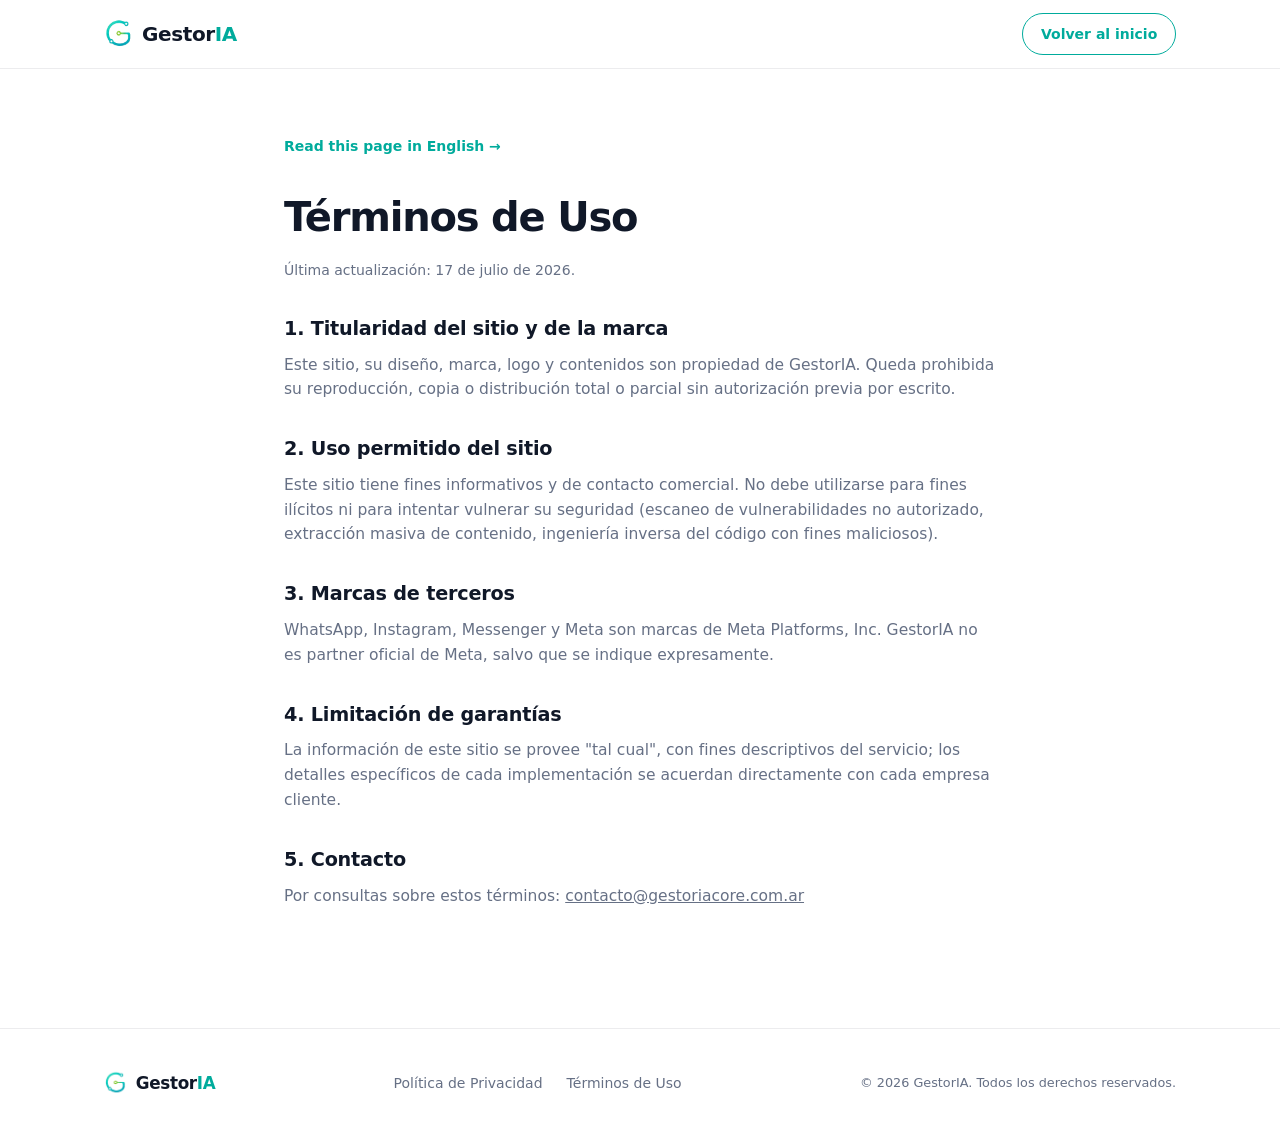
<file: terminos/index.html>
<!DOCTYPE html>
<html lang="es">
<head>
  <meta charset="UTF-8">
  <meta name="viewport" content="width=device-width, initial-scale=1.0">
  <meta http-equiv="Content-Security-Policy" content="default-src 'self'; script-src 'self'; style-src 'self' 'unsafe-inline' https://fonts.googleapis.com; font-src 'self' https://fonts.gstatic.com; img-src 'self' data:; connect-src 'self'; frame-ancestors 'none'; base-uri 'self'; form-action 'none'; upgrade-insecure-requests;">
  <title>Términos de Uso — GestorIA</title>
  <meta name="description" content="Términos de Uso de GestorIA.">
  <meta name="color-scheme" content="light dark">
  <link rel="icon" type="image/png" href="../assets/logo-gestoria.png">
  <link rel="preconnect" href="https://fonts.googleapis.com">
  <link rel="preconnect" href="https://fonts.gstatic.com" crossorigin>
  <link rel="stylesheet" href="https://fonts.googleapis.com/css2?family=Inter:wght@400;500;600;700;800&display=swap">
  <link rel="stylesheet" href="../assets/styles.css">
</head>
<body>
  <header class="site-header">
    <div class="container header-inner">
      <a href="../" class="brand" aria-label="GestorIA — inicio">
        <img src="../assets/logo-gestoria.png" alt="" class="brand-mark" width="28" height="36">
        <span class="brand-name">Gestor<span class="brand-accent">IA</span></span>
      </a>
      <div class="header-actions">
        <a class="btn btn-outline btn-sm" href="../">Volver al inicio</a>
      </div>
    </div>
  </header>

  <main class="legal-main">
    <div class="container">
      <a class="legal-lang-link" href="../terms/">Read this page in English →</a>
      <h1>Términos de Uso</h1>
      <p class="legal-updated">Última actualización: 17 de julio de 2026.</p>

      <section class="legal-section">
        <h2>1. Titularidad del sitio y de la marca</h2>
        <p>
          Este sitio, su diseño, marca, logo y contenidos son propiedad de GestorIA. Queda prohibida su
          reproducción, copia o distribución total o parcial sin autorización previa por escrito.
        </p>
      </section>

      <section class="legal-section">
        <h2>2. Uso permitido del sitio</h2>
        <p>
          Este sitio tiene fines informativos y de contacto comercial. No debe utilizarse para fines
          ilícitos ni para intentar vulnerar su seguridad (escaneo de vulnerabilidades no autorizado,
          extracción masiva de contenido, ingeniería inversa del código con fines maliciosos).
        </p>
      </section>

      <section class="legal-section">
        <h2>3. Marcas de terceros</h2>
        <p>WhatsApp, Instagram, Messenger y Meta son marcas de Meta Platforms, Inc. GestorIA no es partner oficial de Meta, salvo que se indique expresamente.</p>
      </section>

      <section class="legal-section">
        <h2>4. Limitación de garantías</h2>
        <p>
          La información de este sitio se provee "tal cual", con fines descriptivos del servicio; los
          detalles específicos de cada implementación se acuerdan directamente con cada empresa cliente.
        </p>
      </section>

      <section class="legal-section">
        <h2>5. Contacto</h2>
        <p>Por consultas sobre estos términos: <a href="mailto:contacto@gestoriacore.com.ar">contacto@gestoriacore.com.ar</a></p>
      </section>
    </div>
  </main>

  <footer class="site-footer">
    <div class="container footer-inner">
      <a href="../" class="brand brand-footer" aria-label="GestorIA — inicio">
        <img src="../assets/logo-gestoria.png" alt="" class="brand-mark" width="22" height="28">
        <span class="brand-name">Gestor<span class="brand-accent">IA</span></span>
      </a>
      <nav class="footer-links" aria-label="Legal">
        <a href="../privacidad/">Política de Privacidad</a>
        <a href="./">Términos de Uso</a>
      </nav>
      <p class="footer-copy">© 2026 GestorIA. Todos los derechos reservados.</p>
    </div>
  </footer>
</body>
</html>
</file>
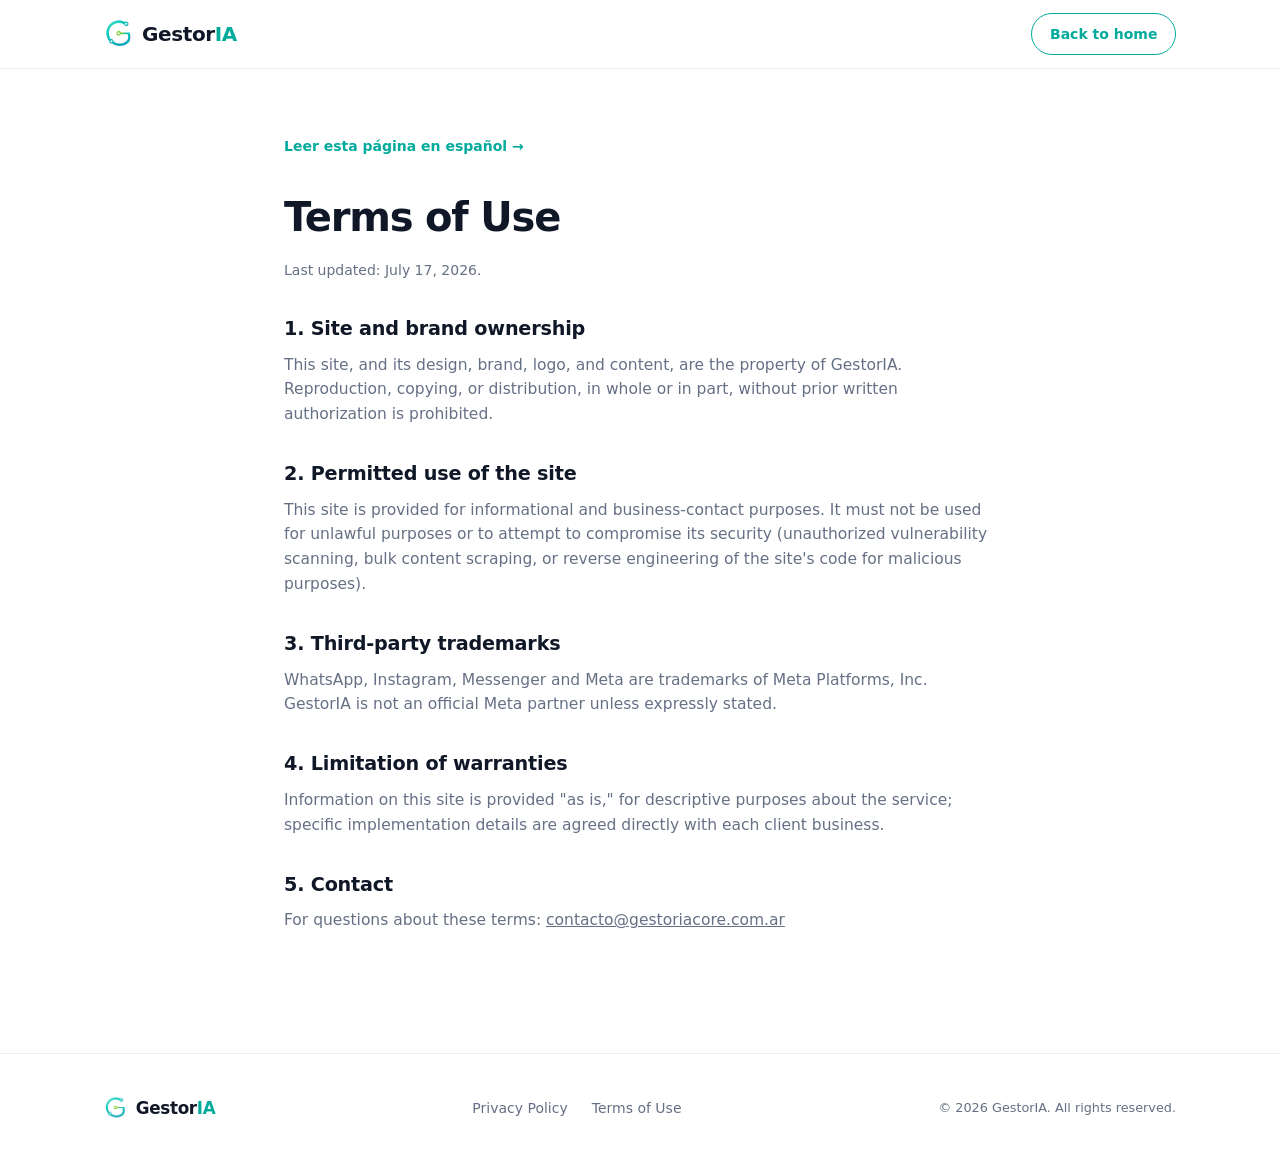
<file: terms/index.html>
<!DOCTYPE html>
<html lang="en">
<head>
  <meta charset="UTF-8">
  <meta name="viewport" content="width=device-width, initial-scale=1.0">
  <meta http-equiv="Content-Security-Policy" content="default-src 'self'; script-src 'self'; style-src 'self' 'unsafe-inline' https://fonts.googleapis.com; font-src 'self' https://fonts.gstatic.com; img-src 'self' data:; connect-src 'self'; frame-ancestors 'none'; base-uri 'self'; form-action 'none'; upgrade-insecure-requests;">
  <title>Terms of Use — GestorIA</title>
  <meta name="description" content="GestorIA Terms of Use.">
  <meta name="color-scheme" content="light dark">
  <link rel="icon" type="image/png" href="../assets/logo-gestoria.png">
  <link rel="preconnect" href="https://fonts.googleapis.com">
  <link rel="preconnect" href="https://fonts.gstatic.com" crossorigin>
  <link rel="stylesheet" href="https://fonts.googleapis.com/css2?family=Inter:wght@400;500;600;700;800&display=swap">
  <link rel="stylesheet" href="../assets/styles.css">
</head>
<body>
  <header class="site-header">
    <div class="container header-inner">
      <a href="../" class="brand" aria-label="GestorIA — home">
        <img src="../assets/logo-gestoria.png" alt="" class="brand-mark" width="28" height="36">
        <span class="brand-name">Gestor<span class="brand-accent">IA</span></span>
      </a>
      <div class="header-actions">
        <a class="btn btn-outline btn-sm" href="../">Back to home</a>
      </div>
    </div>
  </header>

  <main class="legal-main">
    <div class="container">
      <a class="legal-lang-link" href="../terminos/">Leer esta página en español →</a>
      <h1>Terms of Use</h1>
      <p class="legal-updated">Last updated: July 17, 2026.</p>

      <section class="legal-section">
        <h2>1. Site and brand ownership</h2>
        <p>
          This site, and its design, brand, logo, and content, are the property of GestorIA.
          Reproduction, copying, or distribution, in whole or in part, without prior written
          authorization is prohibited.
        </p>
      </section>

      <section class="legal-section">
        <h2>2. Permitted use of the site</h2>
        <p>
          This site is provided for informational and business-contact purposes. It must not be
          used for unlawful purposes or to attempt to compromise its security (unauthorized
          vulnerability scanning, bulk content scraping, or reverse engineering of the site's
          code for malicious purposes).
        </p>
      </section>

      <section class="legal-section">
        <h2>3. Third-party trademarks</h2>
        <p>WhatsApp, Instagram, Messenger and Meta are trademarks of Meta Platforms, Inc. GestorIA is not an official Meta partner unless expressly stated.</p>
      </section>

      <section class="legal-section">
        <h2>4. Limitation of warranties</h2>
        <p>
          Information on this site is provided "as is," for descriptive purposes about the
          service; specific implementation details are agreed directly with each client
          business.
        </p>
      </section>

      <section class="legal-section">
        <h2>5. Contact</h2>
        <p>For questions about these terms: <a href="mailto:contacto@gestoriacore.com.ar">contacto@gestoriacore.com.ar</a></p>
      </section>
    </div>
  </main>

  <footer class="site-footer">
    <div class="container footer-inner">
      <a href="../" class="brand brand-footer" aria-label="GestorIA — home">
        <img src="../assets/logo-gestoria.png" alt="" class="brand-mark" width="22" height="28">
        <span class="brand-name">Gestor<span class="brand-accent">IA</span></span>
      </a>
      <nav class="footer-links" aria-label="Legal">
        <a href="../privacy/">Privacy Policy</a>
        <a href="./">Terms of Use</a>
      </nav>
      <p class="footer-copy">© 2026 GestorIA. All rights reserved.</p>
    </div>
  </footer>
</body>
</html>
</file>
<file: assets/styles.css>
/* ==========================================================================
   GestorIA — Landing
   Colores de marca:
   Turquesa IA #00AB9C · Azul noche #101828 · Verde lima #7ED957
   Blanco #FFFFFF · Gris tecnológico #F4F7FA · Gris medio #667085
   ========================================================================== */

:root {
  --teal: #00AB9C;
  --teal-strong: #00958A;
  --teal-soft: rgba(0, 171, 156, 0.10);
  --night: #101828;
  --lime: #7ED957;
  --white: #FFFFFF;
  --gray-tech: #F4F7FA;
  --gray-mid: #667085;

  --bg: var(--white);
  --bg-alt: var(--gray-tech);
  --surface: var(--white);
  --surface-raised: var(--white);
  --text: var(--night);
  --text-secondary: var(--gray-mid);
  --border: rgba(16, 24, 40, 0.08);
  --shadow: 0 1px 2px rgba(16, 24, 40, 0.04), 0 8px 24px rgba(16, 24, 40, 0.06);
  --shadow-lg: 0 4px 8px rgba(16, 24, 40, 0.04), 0 24px 48px rgba(16, 24, 40, 0.10);
  --header-bg: rgba(255, 255, 255, 0.85);

  --radius: 16px;
  --radius-sm: 10px;
  --font: "Inter", ui-sans-serif, system-ui, -apple-system, BlinkMacSystemFont, "Segoe UI", sans-serif;
}

@media (prefers-color-scheme: dark) {
  :root {
    --bg: #0C1220;
    --bg-alt: #101828;
    --surface: #16203A;
    --surface-raised: #1A2542;
    --text: #F5F7FA;
    --text-secondary: #98A2B3;
    --border: rgba(255, 255, 255, 0.08);
    --shadow: 0 1px 2px rgba(0, 0, 0, 0.3), 0 8px 24px rgba(0, 0, 0, 0.35);
    --shadow-lg: 0 4px 8px rgba(0, 0, 0, 0.3), 0 24px 48px rgba(0, 0, 0, 0.45);
    --header-bg: rgba(12, 18, 32, 0.85);
    --teal-soft: rgba(0, 171, 156, 0.16);
  }
}

/* ============ Reset ============ */
*, *::before, *::after { box-sizing: border-box; }
html { scroll-behavior: smooth; }
body {
  margin: 0;
  font-family: var(--font);
  font-size: 16px;
  line-height: 1.6;
  color: var(--text);
  background: var(--bg);
  -webkit-font-smoothing: antialiased;
  text-rendering: optimizeLegibility;
}
img { max-width: 100%; display: block; }
a { color: inherit; }
h1, h2, h3, p, ul, ol { margin: 0; }
ul, ol { padding: 0; list-style: none; }
button { font: inherit; }

.container {
  width: 100%;
  max-width: 1120px;
  margin: 0 auto;
  padding: 0 24px;
}

/* ============ Header ============ */
.site-header {
  position: sticky;
  top: 0;
  z-index: 50;
  background: var(--header-bg);
  -webkit-backdrop-filter: blur(12px);
  backdrop-filter: blur(12px);
  border-bottom: 1px solid var(--border);
}
.header-inner {
  display: flex;
  align-items: center;
  justify-content: space-between;
  gap: 16px;
  height: 68px;
}
.brand {
  display: inline-flex;
  align-items: center;
  gap: 10px;
  text-decoration: none;
}
.brand-mark { height: 36px; width: auto; }
.brand-footer .brand-mark { height: 28px; }
.brand-name {
  font-size: 1.25rem;
  font-weight: 800;
  letter-spacing: -0.02em;
  color: var(--text);
}
.brand-accent { color: var(--teal); }

.main-nav {
  display: none;
  gap: 28px;
}
.main-nav a {
  text-decoration: none;
  font-size: 0.925rem;
  font-weight: 500;
  color: var(--text-secondary);
  transition: color 0.2s ease;
}
.main-nav a:hover { color: var(--teal); }

.header-actions {
  display: flex;
  align-items: center;
  gap: 12px;
}

.lang-switch {
  display: inline-flex;
  border: 1px solid var(--border);
  border-radius: 999px;
  padding: 3px;
  background: var(--bg-alt);
}
.lang-btn {
  border: 0;
  background: transparent;
  color: var(--text-secondary);
  font-size: 0.8rem;
  font-weight: 600;
  padding: 4px 10px;
  border-radius: 999px;
  cursor: pointer;
  transition: background 0.2s ease, color 0.2s ease;
}
.lang-btn.is-active {
  background: var(--teal);
  color: #fff;
}
.lang-btn:not(.is-active):hover { color: var(--text); }

/* ============ Botones ============ */
.btn {
  display: inline-flex;
  align-items: center;
  justify-content: center;
  gap: 8px;
  padding: 13px 24px;
  border-radius: 999px;
  font-size: 0.95rem;
  font-weight: 600;
  text-decoration: none;
  transition: transform 0.2s ease, box-shadow 0.2s ease, background 0.2s ease, border-color 0.2s ease;
  will-change: transform;
}
.btn-icon { width: 18px; height: 18px; flex: none; }
.btn-sm { padding: 9px 18px; font-size: 0.875rem; }

.btn-primary {
  background: var(--teal);
  color: #fff;
  box-shadow: 0 4px 14px rgba(0, 171, 156, 0.35);
}
.btn-primary:hover {
  background: var(--teal-strong);
  transform: translateY(-2px);
  box-shadow: 0 8px 22px rgba(0, 171, 156, 0.42);
}
.btn-primary:active { transform: translateY(0); }

.btn-secondary {
  background: var(--surface);
  color: var(--text);
  border: 1px solid var(--border);
  box-shadow: var(--shadow);
}
.btn-secondary:hover {
  transform: translateY(-2px);
  border-color: var(--teal);
  color: var(--teal);
}

.btn-outline {
  background: transparent;
  color: var(--teal);
  border: 1.5px solid var(--teal);
}
.btn-outline:hover {
  background: var(--teal-soft);
  transform: translateY(-2px);
}

/* ============ Hero ============ */
.hero {
  position: relative;
  overflow: hidden;
  padding: 72px 0 88px;
}
.hero-bg {
  position: absolute;
  inset: 0;
  pointer-events: none;
  background:
    radial-gradient(600px 400px at 85% 10%, rgba(0, 171, 156, 0.10), transparent 70%),
    radial-gradient(500px 360px at 5% 90%, rgba(126, 217, 87, 0.07), transparent 70%);
}
.hero-grid {
  position: relative;
  display: grid;
  gap: 56px;
  align-items: center;
}
.hero-badge {
  display: inline-flex;
  align-items: center;
  gap: 8px;
  padding: 6px 14px;
  border-radius: 999px;
  background: var(--teal-soft);
  color: var(--teal);
  font-size: 0.8rem;
  font-weight: 600;
  letter-spacing: 0.04em;
  text-transform: uppercase;
  margin-bottom: 22px;
}
.badge-dot {
  width: 8px;
  height: 8px;
  border-radius: 50%;
  background: var(--lime);
  animation: pulse 2.4s ease-in-out infinite;
}
@keyframes pulse {
  0%, 100% { box-shadow: 0 0 0 0 rgba(126, 217, 87, 0.5); }
  50% { box-shadow: 0 0 0 6px rgba(126, 217, 87, 0); }
}

.hero h1 {
  font-size: clamp(2rem, 4.6vw, 3.15rem);
  font-weight: 800;
  line-height: 1.12;
  letter-spacing: -0.03em;
}
.hero-subtitle {
  margin-top: 20px;
  font-size: 1.08rem;
  color: var(--text-secondary);
  max-width: 56ch;
}
.hero-ctas {
  display: flex;
  flex-wrap: wrap;
  gap: 14px;
  margin-top: 32px;
}
.hero-micro {
  margin-top: 18px;
  font-size: 0.875rem;
  color: var(--text-secondary);
}

/* ---- Dashboard mockup ---- */
.hero-visual {
  position: relative;
  animation: floatIn 0.9s ease both 0.15s;
}
@keyframes floatIn {
  from { opacity: 0; transform: translateY(24px); }
  to { opacity: 1; transform: translateY(0); }
}
.dashboard {
  background: var(--surface);
  border: 1px solid var(--border);
  border-radius: var(--radius);
  box-shadow: var(--shadow-lg);
  overflow: hidden;
}
.dash-topbar {
  display: flex;
  align-items: center;
  gap: 6px;
  padding: 12px 16px;
  border-bottom: 1px solid var(--border);
  background: var(--bg-alt);
}
.dash-dot {
  width: 9px;
  height: 9px;
  border-radius: 50%;
  background: var(--border);
}
.dash-dot:first-child { background: rgba(0, 171, 156, 0.5); }
.dash-title {
  margin-left: 10px;
  font-size: 0.75rem;
  font-weight: 600;
  color: var(--text-secondary);
}
.dash-grid {
  display: grid;
  grid-template-columns: 1fr 1fr;
  gap: 12px;
  padding: 16px;
}
.dash-card {
  background: var(--bg-alt);
  border: 1px solid var(--border);
  border-radius: var(--radius-sm);
  padding: 14px;
}
.dash-card-wide { grid-column: 1 / -1; }
.dash-card-head {
  display: flex;
  align-items: center;
  gap: 8px;
}
.dash-icon {
  width: 26px;
  height: 26px;
  flex: none;
  display: inline-flex;
  align-items: center;
  justify-content: center;
  border-radius: 8px;
}
.dash-icon svg { width: 14px; height: 14px; }
.dash-icon-teal { background: var(--teal-soft); color: var(--teal); }
.dash-icon-lime { background: rgba(126, 217, 87, 0.15); color: #5CB338; }
.dash-icon-amber { background: rgba(247, 178, 45, 0.14); color: #B7791F; }
.dash-label {
  font-size: 0.75rem;
  font-weight: 600;
  color: var(--text-secondary);
}
.dash-value {
  font-size: 1.7rem;
  font-weight: 800;
  letter-spacing: -0.02em;
  margin-top: 8px;
}
.dash-value-inline {
  margin-left: auto;
  font-size: 1.15rem;
  font-weight: 800;
}
.dash-hint {
  font-size: 0.7rem;
  color: var(--text-secondary);
  margin-top: 6px;
}
.dash-line {
  font-size: 0.85rem;
  margin-top: 10px;
}
.dash-bars {
  display: flex;
  align-items: flex-end;
  gap: 4px;
  height: 30px;
  margin-top: 8px;
}
.dash-bars span {
  flex: 1;
  border-radius: 3px 3px 0 0;
  background: linear-gradient(180deg, var(--teal), rgba(0, 171, 156, 0.35));
}
.dash-bars span:nth-child(1) { height: 40%; }
.dash-bars span:nth-child(2) { height: 55%; }
.dash-bars span:nth-child(3) { height: 45%; }
.dash-bars span:nth-child(4) { height: 70%; }
.dash-bars span:nth-child(5) { height: 60%; }
.dash-bars span:nth-child(6) { height: 85%; }
.dash-bars span:nth-child(7) { height: 100%; }
.dash-badge {
  margin-left: auto;
  font-size: 0.65rem;
  font-weight: 700;
  color: #5CB338;
  background: rgba(126, 217, 87, 0.15);
  padding: 3px 8px;
  border-radius: 999px;
  white-space: nowrap;
}
.dash-progress {
  height: 6px;
  border-radius: 999px;
  background: var(--border);
  margin-top: 10px;
  overflow: hidden;
}
.dash-progress span {
  display: block;
  width: 66%;
  height: 100%;
  border-radius: inherit;
  background: linear-gradient(90deg, var(--teal), var(--lime));
}
.dash-chat {
  margin-top: 10px;
  display: grid;
  gap: 6px;
}
.dash-chat p {
  font-size: 0.78rem;
  padding: 7px 11px;
  border-radius: 10px;
  max-width: 85%;
}
.chat-in {
  background: var(--surface-raised);
  border: 1px solid var(--border);
  justify-self: start;
}
.chat-out {
  background: var(--teal-soft);
  color: var(--text);
  justify-self: end;
}
.chat-tag {
  display: inline-block;
  font-size: 0.6rem;
  font-weight: 800;
  color: #fff;
  background: var(--teal);
  border-radius: 5px;
  padding: 1px 5px;
  vertical-align: middle;
  margin-left: 4px;
}

.hero-node {
  position: absolute;
  border-radius: 50%;
  pointer-events: none;
}
/* Nodos anclados al borde de la tarjeta: mitad adentro, mitad afuera */
.hero-node-1 {
  width: 14px;
  height: 14px;
  background: var(--lime);
  top: -7px;
  right: 10%;
  box-shadow: 0 0 0 6px rgba(126, 217, 87, 0.15);
}
.hero-node-2 {
  width: 10px;
  height: 10px;
  background: var(--teal);
  bottom: -5px;
  left: 8%;
  box-shadow: 0 0 0 5px rgba(0, 171, 156, 0.15);
}

/* ============ Secciones ============ */
.section { padding: 88px 0; }
.section-alt { background: var(--bg-alt); }
.section-head {
  max-width: 680px;
  margin: 0 auto 52px;
  text-align: center;
}
.section-head-left {
  text-align: left;
  margin: 0;
}
.eyebrow {
  font-size: 0.8rem;
  font-weight: 700;
  letter-spacing: 0.1em;
  text-transform: uppercase;
  color: var(--teal);
  margin-bottom: 12px;
}
.section-head h2 {
  font-size: clamp(1.6rem, 3.4vw, 2.3rem);
  font-weight: 800;
  letter-spacing: -0.025em;
  line-height: 1.18;
}
.section-lead,
.section-lead-left {
  margin-top: 16px;
  color: var(--text-secondary);
  font-size: 1.02rem;
}

/* ---- Qué hacemos ---- */
.cards-3 {
  display: grid;
  gap: 20px;
}
.card {
  background: var(--surface);
  border: 1px solid var(--border);
  border-radius: var(--radius);
  padding: 30px 26px;
  box-shadow: var(--shadow);
  transition: transform 0.25s ease, box-shadow 0.25s ease, border-color 0.25s ease;
}
.card:hover {
  transform: translateY(-5px);
  box-shadow: var(--shadow-lg);
  border-color: rgba(0, 171, 156, 0.35);
}
.card-icon {
  display: inline-flex;
  align-items: center;
  justify-content: center;
  width: 48px;
  height: 48px;
  border-radius: 12px;
  background: var(--teal-soft);
  color: var(--teal);
  margin-bottom: 18px;
}
.card-icon svg { width: 24px; height: 24px; }
.card h3 {
  font-size: 1.15rem;
  font-weight: 700;
  letter-spacing: -0.01em;
  margin-bottom: 10px;
}
.card p {
  color: var(--text-secondary);
  font-size: 0.95rem;
}

/* ---- Cómo funciona ---- */
.steps {
  display: grid;
  gap: 20px;
  counter-reset: step;
}
.step {
  position: relative;
  background: var(--surface);
  border: 1px solid var(--border);
  border-radius: var(--radius);
  padding: 26px 24px;
  box-shadow: var(--shadow);
  transition: transform 0.25s ease, box-shadow 0.25s ease;
}
.step:hover { transform: translateY(-4px); box-shadow: var(--shadow-lg); }
.step-num {
  display: inline-flex;
  align-items: center;
  justify-content: center;
  width: 36px;
  height: 36px;
  border-radius: 50%;
  background: var(--teal);
  color: #fff;
  font-weight: 800;
  font-size: 0.95rem;
  margin-bottom: 14px;
  box-shadow: 0 0 0 5px var(--teal-soft);
}
.step p {
  font-size: 0.95rem;
  color: var(--text-secondary);
}

/* ---- Para quién es ---- */
.who-grid {
  display: grid;
  gap: 40px;
  align-items: center;
}
.check-list {
  display: grid;
  gap: 16px;
}
.check-list li {
  display: flex;
  align-items: flex-start;
  gap: 14px;
  background: var(--surface);
  border: 1px solid var(--border);
  border-radius: var(--radius-sm);
  padding: 18px 20px;
  box-shadow: var(--shadow);
  font-size: 0.97rem;
  transition: transform 0.25s ease, border-color 0.25s ease;
}
.check-list li:hover {
  transform: translateX(4px);
  border-color: rgba(0, 171, 156, 0.35);
}
.check-icon {
  flex: none;
  display: inline-flex;
  align-items: center;
  justify-content: center;
  width: 26px;
  height: 26px;
  border-radius: 50%;
  background: var(--teal-soft);
  color: var(--teal);
  margin-top: 1px;
}
.check-icon svg { width: 14px; height: 14px; }

/* ---- Beneficios ---- */
.benefits-grid {
  display: grid;
  gap: 14px;
}
.benefit {
  display: flex;
  align-items: center;
  gap: 14px;
  background: var(--surface);
  border: 1px solid var(--border);
  border-radius: var(--radius-sm);
  padding: 18px 20px;
  box-shadow: var(--shadow);
  transition: transform 0.25s ease, border-color 0.25s ease;
}
.benefit:hover {
  transform: translateY(-3px);
  border-color: rgba(0, 171, 156, 0.35);
}
.benefit-dot {
  flex: none;
  width: 10px;
  height: 10px;
  border-radius: 50%;
  background: linear-gradient(135deg, var(--teal), var(--lime));
}
.benefit p {
  font-size: 0.95rem;
  font-weight: 500;
}

/* ---- Un día con GestorIA ---- */
.section-dark {
  background: var(--night);
  color: #F5F7FA;
}
.section-dark .section-lead-left { color: #98A2B3; }
.eyebrow-light { color: var(--lime); }
.day-grid {
  display: grid;
  gap: 48px;
  align-items: center;
}
.timeline {
  position: relative;
  display: grid;
  gap: 28px;
}
.timeline-item {
  position: relative;
  padding-left: 42px;
}
/* Segmento de línea entre cada nodo y el siguiente (no sigue después del último) */
.timeline-item:not(:last-child)::before {
  content: "";
  position: absolute;
  left: 15px;
  top: 13px;
  bottom: -41px;
  width: 2px;
  background: linear-gradient(180deg, var(--teal), var(--lime));
  opacity: 0.5;
}
.timeline-node {
  position: absolute;
  left: 9px;
  top: 6px;
  width: 14px;
  height: 14px;
  border-radius: 50%;
  background: var(--teal);
  box-shadow: 0 0 0 5px rgba(0, 171, 156, 0.2);
}
.timeline-node-lime {
  background: var(--lime);
  box-shadow: 0 0 0 5px rgba(126, 217, 87, 0.2);
}
.timeline-time {
  display: block;
  font-size: 0.8rem;
  font-weight: 700;
  letter-spacing: 0.06em;
  color: var(--teal);
}
.section-dark .timeline-time { color: #4FD8C9; }
.timeline-item p {
  margin-top: 2px;
  font-size: 1rem;
  color: #D0D5DD;
}

/* ---- Contacto ---- */
.contact-card {
  background: var(--bg-alt);
  border: 1px solid var(--border);
  border-radius: 24px;
  padding: 64px 32px;
  text-align: center;
  position: relative;
  overflow: hidden;
}
.contact-card::before {
  content: "";
  position: absolute;
  inset: 0;
  pointer-events: none;
  background: radial-gradient(500px 260px at 50% 0%, rgba(0, 171, 156, 0.08), transparent 70%);
}
.contact-card h2 {
  position: relative;
  font-size: clamp(1.5rem, 3vw, 2.1rem);
  font-weight: 800;
  letter-spacing: -0.025em;
  line-height: 1.2;
  max-width: 640px;
  margin: 0 auto;
}
.contact-text {
  position: relative;
  margin-top: 14px;
  color: var(--text-secondary);
  font-size: 1.05rem;
}
.contact-ctas {
  position: relative;
  justify-content: center;
}
.contact-mail {
  position: relative;
  margin-top: 20px;
  font-size: 0.875rem;
  color: var(--text-secondary);
}

/* ============ Footer ============ */
.site-footer {
  border-top: 1px solid var(--border);
  padding: 40px 0;
  background: var(--bg);
}
.footer-inner {
  display: flex;
  flex-direction: column;
  align-items: center;
  gap: 18px;
  text-align: center;
}
.brand-footer .brand-name { font-size: 1.05rem; }
.footer-links {
  display: flex;
  gap: 24px;
}
.footer-links a {
  font-size: 0.875rem;
  color: var(--text-secondary);
  text-decoration: none;
  transition: color 0.2s ease;
}
.footer-links a:hover { color: var(--teal); }
.footer-copy {
  font-size: 0.8rem;
  color: var(--text-secondary);
}

/* ============ Animaciones de scroll ============ */
.reveal {
  opacity: 0;
  transform: translateY(18px);
  transition: opacity 0.6s ease, transform 0.6s ease;
}
.reveal.is-visible {
  opacity: 1;
  transform: none;
}

@media (prefers-reduced-motion: reduce) {
  html { scroll-behavior: auto; }
  *, *::before, *::after {
    animation-duration: 0.01ms !important;
    animation-iteration-count: 1 !important;
    transition-duration: 0.01ms !important;
  }
  .reveal { opacity: 1; transform: none; }
}

/* ============ Páginas legales ============ */
.legal-main {
  padding: 64px 0 88px;
}
.legal-main .container { max-width: 760px; }
.legal-main h1 {
  font-size: clamp(1.8rem, 4vw, 2.5rem);
  font-weight: 800;
  letter-spacing: -0.03em;
  margin-bottom: 10px;
}
.legal-updated {
  color: var(--text-secondary);
  font-size: 0.875rem;
  margin-bottom: 32px;
}
.legal-notice {
  background: var(--teal-soft);
  border: 1px solid rgba(0, 171, 156, 0.3);
  border-radius: var(--radius-sm);
  padding: 16px 20px;
  font-weight: 600;
  color: var(--teal-strong);
  margin-bottom: 40px;
}
@media (prefers-color-scheme: dark) {
  .legal-notice { color: #4FD8C9; }
}
.legal-section { margin-bottom: 32px; }
.legal-section h2 {
  font-size: 1.2rem;
  font-weight: 700;
  letter-spacing: -0.01em;
  margin-bottom: 8px;
}
.legal-section p {
  color: var(--text-secondary);
  font-size: 0.97rem;
}
.legal-lang-link {
  display: inline-block;
  margin-bottom: 28px;
  font-size: 0.875rem;
  font-weight: 600;
  color: var(--teal);
  text-decoration: none;
}
.legal-lang-link:hover { text-decoration: underline; }

/* ============ Responsive ============ */
@media (min-width: 640px) {
  .benefits-grid { grid-template-columns: repeat(2, 1fr); }
  .steps { grid-template-columns: repeat(2, 1fr); }
  .footer-inner {
    flex-direction: row;
    justify-content: space-between;
    text-align: left;
  }
}

@media (min-width: 900px) {
  .main-nav { display: flex; }
  .hero { padding: 96px 0 110px; }
  .hero-grid { grid-template-columns: 1.05fr 0.95fr; }
  .cards-3 { grid-template-columns: repeat(3, 1fr); }
  .steps { grid-template-columns: repeat(4, 1fr); }
  .benefits-grid { grid-template-columns: repeat(3, 1fr); }
  .who-grid { grid-template-columns: 1fr 1fr; gap: 64px; }
  .day-grid { grid-template-columns: 1.1fr 0.9fr; gap: 72px; }
  .contact-card { padding: 80px 64px; }
}

@media (max-width: 480px) {
  .header-actions .btn-sm { padding: 8px 14px; }
  .hero { padding: 48px 0 64px; }
  .hero-ctas .btn { width: 100%; }
}
</file>
